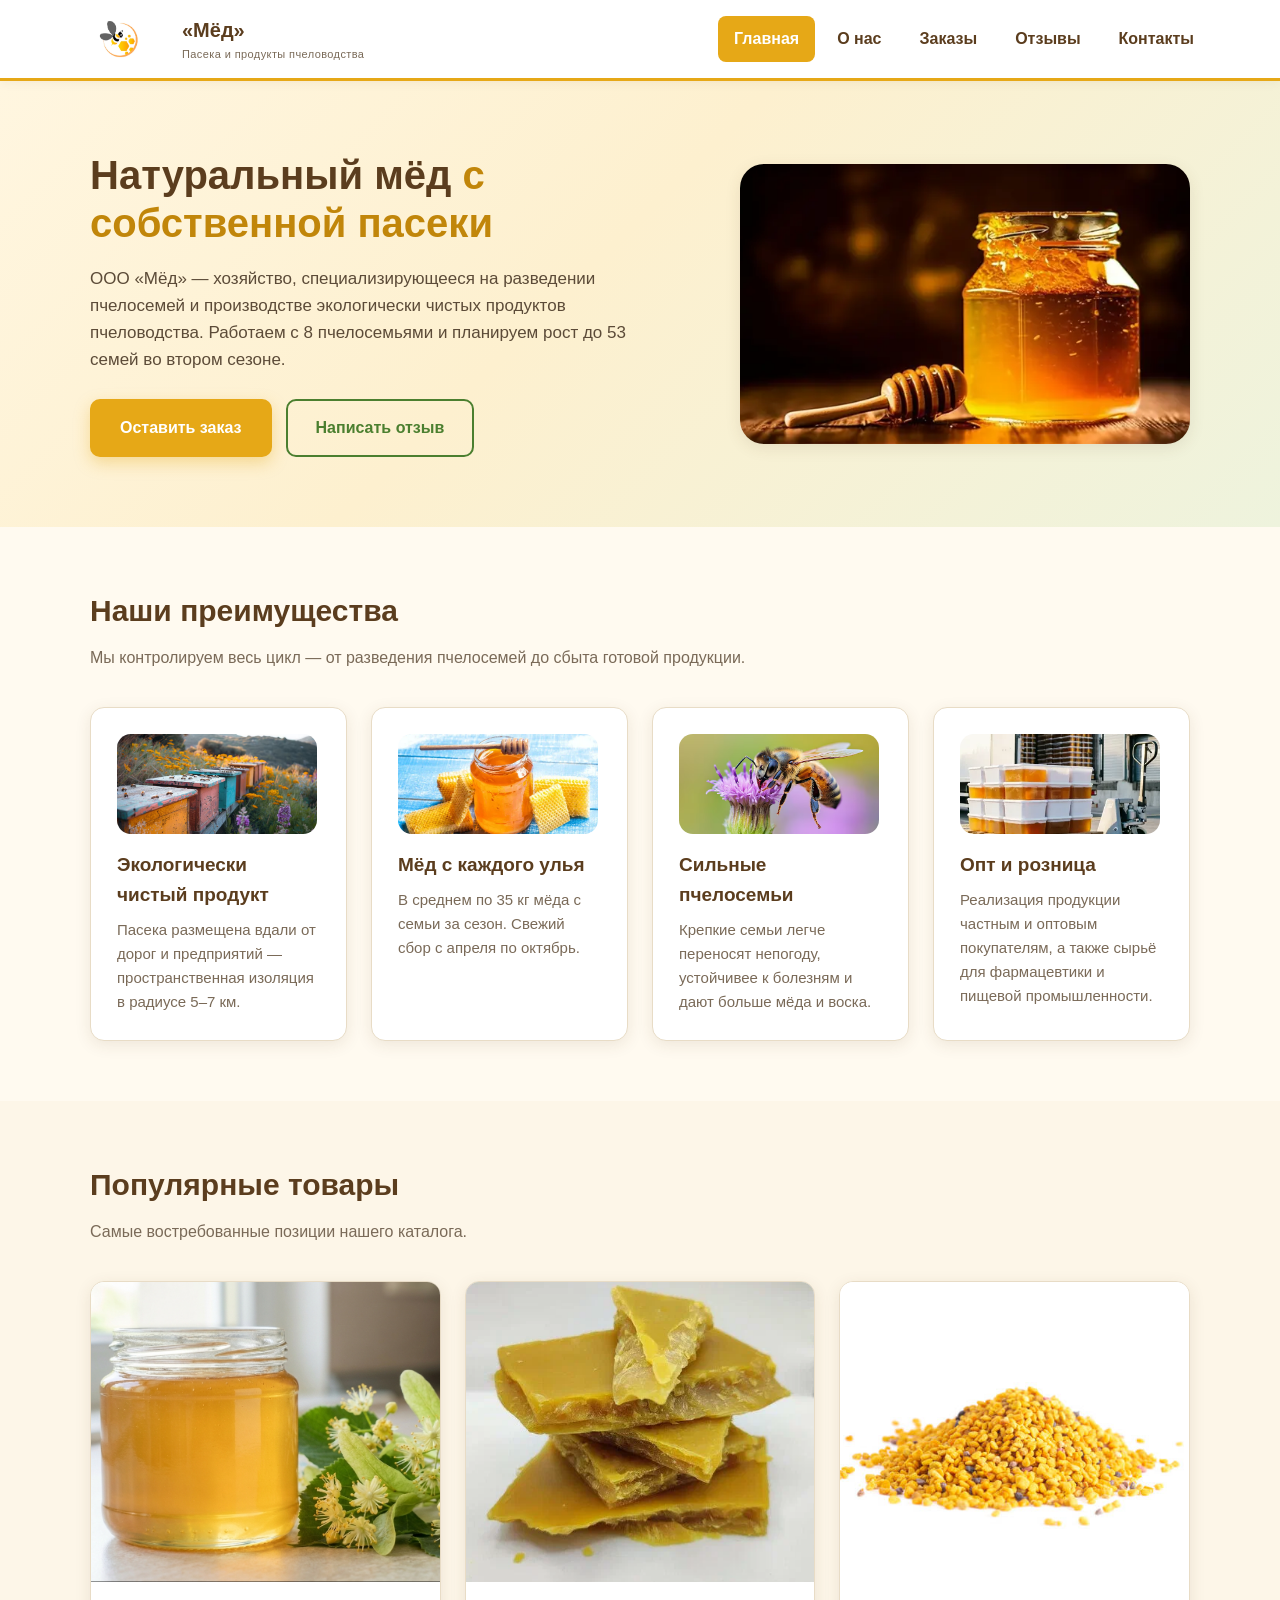
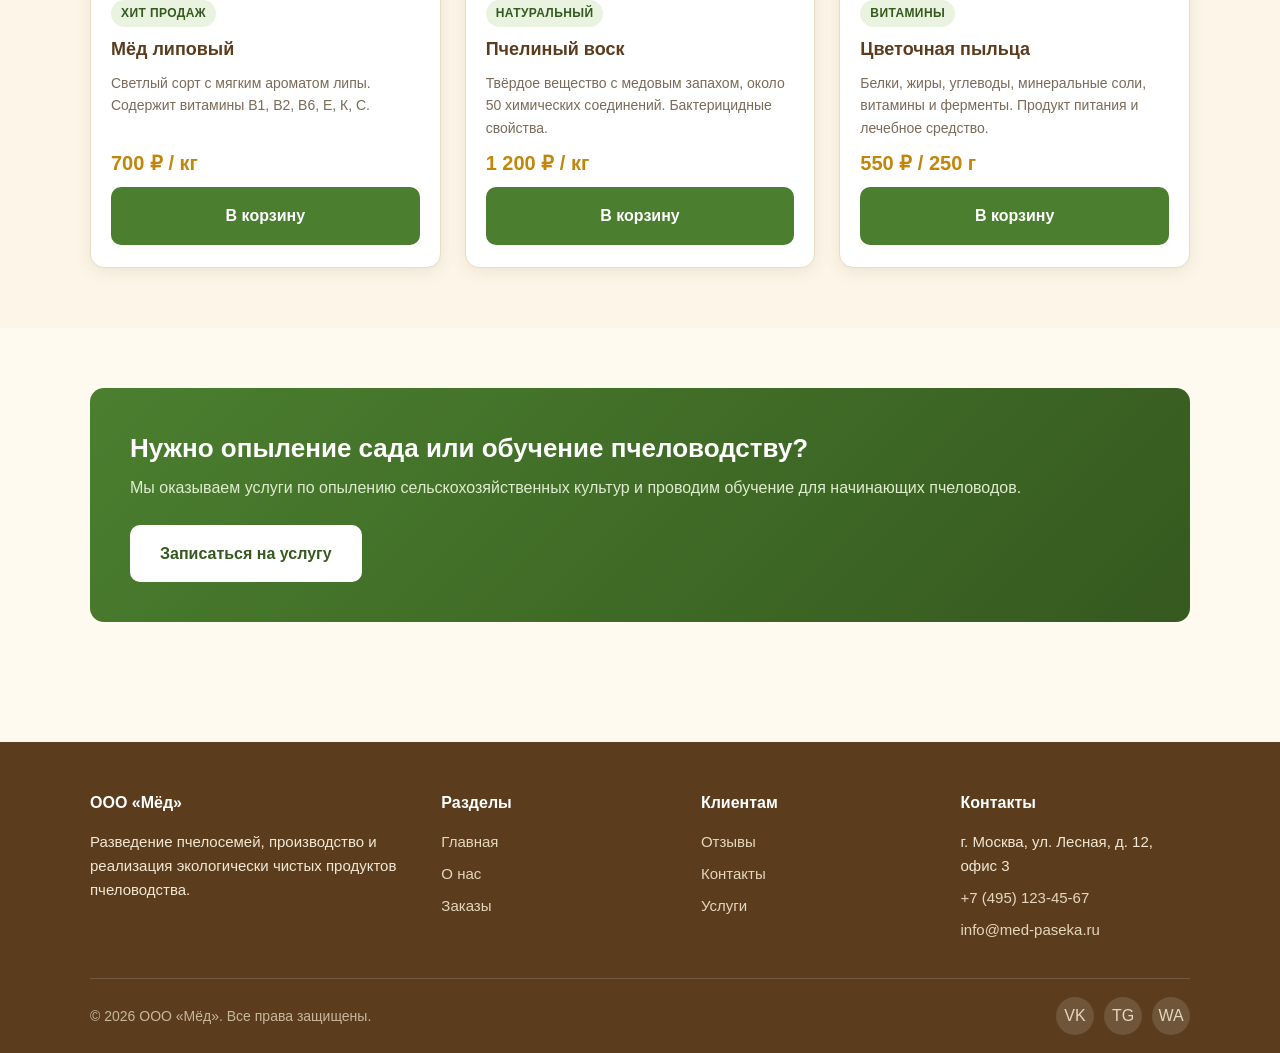
<file: index.html>
<!DOCTYPE html>
<html lang="ru">
<head>
  <meta charset="UTF-8">
  <meta name="viewport" content="width=device-width, initial-scale=1.0">
  <title>ООО «Мёд» — пасека и продукты пчеловодства</title>
  <meta name="description" content="Натуральный мёд, воск, прополис и цветочная пыльца от пасеки ООО «Мёд». Опыление садов, обучение пчеловодству.">
  <link rel="stylesheet" href="Style-css/Css.css">
</head>
<body>

<header class="site-header">
  <div class="container header-inner">
    <a href="index.html" class="logo">
      <img src="images/logo/Logo.jpg" alt="Логотип пасеки ООО «Мёд»" class="logo-icon">
      <span>«Мёд»<small>Пасека и продукты пчеловодства</small></span>
    </a>
    <nav class="main-nav">
      <ul>
        <li><a href="index.html" class="active">Главная</a></li>
        <li><a href="about.html">О нас</a></li>
        <li><a href="orders.html">Заказы</a></li>
        <li><a href="reviews.html">Отзывы</a></li>
        <li><a href="contacts.html">Контакты</a></li>
      </ul>
    </nav>
  </div>
</header>

<main>

  <section class="hero">
    <div class="container hero-inner">
      <div>
        <h1>Натуральный мёд <span>с собственной пасеки</span></h1>
        <p>
          ООО «Мёд» — хозяйство, специализирующееся на разведении пчелосемей
          и производстве экологически чистых продуктов пчеловодства.
          Работаем с 8 пчелосемьями и планируем рост до 53 семей во втором сезоне.
        </p>
        <div class="hero-actions">
          <a href="orders.html" class="btn btn-primary">Оставить заказ</a>
          <a href="reviews.html" class="btn btn-outline">Написать отзыв</a>
        </div>
      </div>
      <div class="hero-art">
        <img src="images/index/Banka-meda-1.jpg" alt="Пасека ООО «Мёд» и банка свежего мёда">
      </div>
    </div>
  </section>

  <section class="section">
    <div class="container">
      <h2 class="section-title">Наши преимущества</h2>
      <p class="section-sub">
        Мы контролируем весь цикл — от разведения пчелосемей до сбыта готовой продукции.
      </p>

      <div class="grid grid-4">
        <div class="card">
          <div class="feature-icon">
            <img src="images/index/Paseka-2.jpg" alt="Экологически чистый луг возле пасеки" loading="lazy">
          </div>
          <h3>Экологически чистый продукт</h3>
          <p>Пасека размещена вдали от дорог и предприятий — пространственная изоляция в радиусе 5–7 км.</p>
        </div>
        <div class="card">
          <div class="feature-icon">
            <img src="images/index/Tolko-sobrani-3.jpg" alt="Рамка с мёдом из улья" loading="lazy">
          </div>
          <h3>Мёд с каждого улья</h3>
          <p>В среднем по 35 кг мёда с семьи за сезон. Свежий сбор с апреля по октябрь.</p>
        </div>
        <div class="card">
          <div class="feature-icon">
            <img src="images/index/Pchela-4.jpg" alt="Сильная пчелиная семья на соте" loading="lazy">
          </div>
          <h3>Сильные пчелосемьи</h3>
          <p>Крепкие семьи легче переносят непогоду, устойчивее к болезням и дают больше мёда и воска.</p>
        </div>
        <div class="card">
          <div class="feature-icon">
            <img src="images/index/Razgrizka-5.jpg" alt="Упаковка и доставка продукции пасеки" loading="lazy">
          </div>
          <h3>Опт и розница</h3>
          <p>Реализация продукции частным и оптовым покупателям, а также сырьё для фармацевтики и пищевой промышленности.</p>
        </div>
      </div>
    </div>
  </section>

  <section class="section" style="background:#fdf6e8;">
    <div class="container">
      <h2 class="section-title">Популярные товары</h2>
      <p class="section-sub">Самые востребованные позиции нашего каталога.</p>

      <div class="grid grid-3">
        <article class="product">
          <div class="product-img">
            <img src="images/index/Med-lipovi-7.jpg" alt="Липовый мёд в банке" loading="lazy">
          </div>
          <div class="product-body">
            <span class="badge">Хит продаж</span>
            <h3>Мёд липовый</h3>
            <p>Светлый сорт с мягким ароматом липы. Содержит витамины В1, В2, В6, Е, К, С.</p>
            <div class="price">700 ₽ / кг</div>
            <a href="orders.html" class="btn btn-green btn-block">В корзину</a>
          </div>
        </article>

        <article class="product">
          <div class="product-img">
            <img src="images/index/Pchel-wosk-8.jpg" alt="Натуральный пчелиный воск" loading="lazy">
          </div>
          <div class="product-body">
            <span class="badge">Натуральный</span>
            <h3>Пчелиный воск</h3>
            <p>Твёрдое вещество с медовым запахом, около 50 химических соединений. Бактерицидные свойства.</p>
            <div class="price">1 200 ₽ / кг</div>
            <a href="orders.html" class="btn btn-green btn-block">В корзину</a>
          </div>
        </article>

        <article class="product">
          <div class="product-img">
            <img src="images/index/Cvetoh-pl-9.jpg" alt="Цветочная пыльца в упаковке" loading="lazy">
          </div>
          <div class="product-body">
            <span class="badge">Витамины</span>
            <h3>Цветочная пыльца</h3>
            <p>Белки, жиры, углеводы, минеральные соли, витамины и ферменты. Продукт питания и лечебное средство.</p>
            <div class="price">550 ₽ / 250 г</div>
            <a href="orders.html" class="btn btn-green btn-block">В корзину</a>
          </div>
        </article>
      </div>
    </div>
  </section>

  <section class="section">
    <div class="container">
      <div class="cta">
        <div>
          <h2>Нужно опыление сада или обучение пчеловодству?</h2>
          <p>Мы оказываем услуги по опылению сельскохозяйственных культур и проводим обучение для начинающих пчеловодов.</p>
        </div>
        <a href="orders.html" class="btn btn-light">Записаться на услугу</a>
      </div>
    </div>
  </section>

</main>

<footer class="site-footer">
  <div class="container">
    <div class="footer-grid">
      <div>
        <h4>ООО «Мёд»</h4>
        <p style="font-size:15px;">
          Разведение пчелосемей, производство и реализация экологически чистых
          продуктов пчеловодства.
        </p>
      </div>
      <div>
        <h4>Разделы</h4>
        <ul class="footer-links">
          <li><a href="index.html">Главная</a></li>
          <li><a href="about.html">О нас</a></li>
          <li><a href="orders.html">Заказы</a></li>
        </ul>
      </div>
      <div>
        <h4>Клиентам</h4>
        <ul class="footer-links">
          <li><a href="reviews.html">Отзывы</a></li>
          <li><a href="contacts.html">Контакты</a></li>
          <li><a href="orders.html">Услуги</a></li>
        </ul>
      </div>
      <div>
        <h4>Контакты</h4>
        <ul class="footer-links">
          <li>г. Москва, ул. Лесная, д. 12, офис 3</li>
          <li><a href="tel:+74951234567">+7 (495) 123-45-67</a></li>
          <li><a href="mailto:info@med-paseka.ru">info@med-paseka.ru</a></li>
        </ul>
      </div>
    </div>

    <div class="footer-bottom">
      <span>© 2026 ООО «Мёд». Все права защищены.</span>
      <div class="socials">
        <a href="#" title="ВКонтакте">VK</a>
        <a href="#" title="Telegram">TG</a>
        <a href="#" title="WhatsApp">WA</a>
      </div>
    </div>
  </div>
</footer>

</body>
</html>
</file>
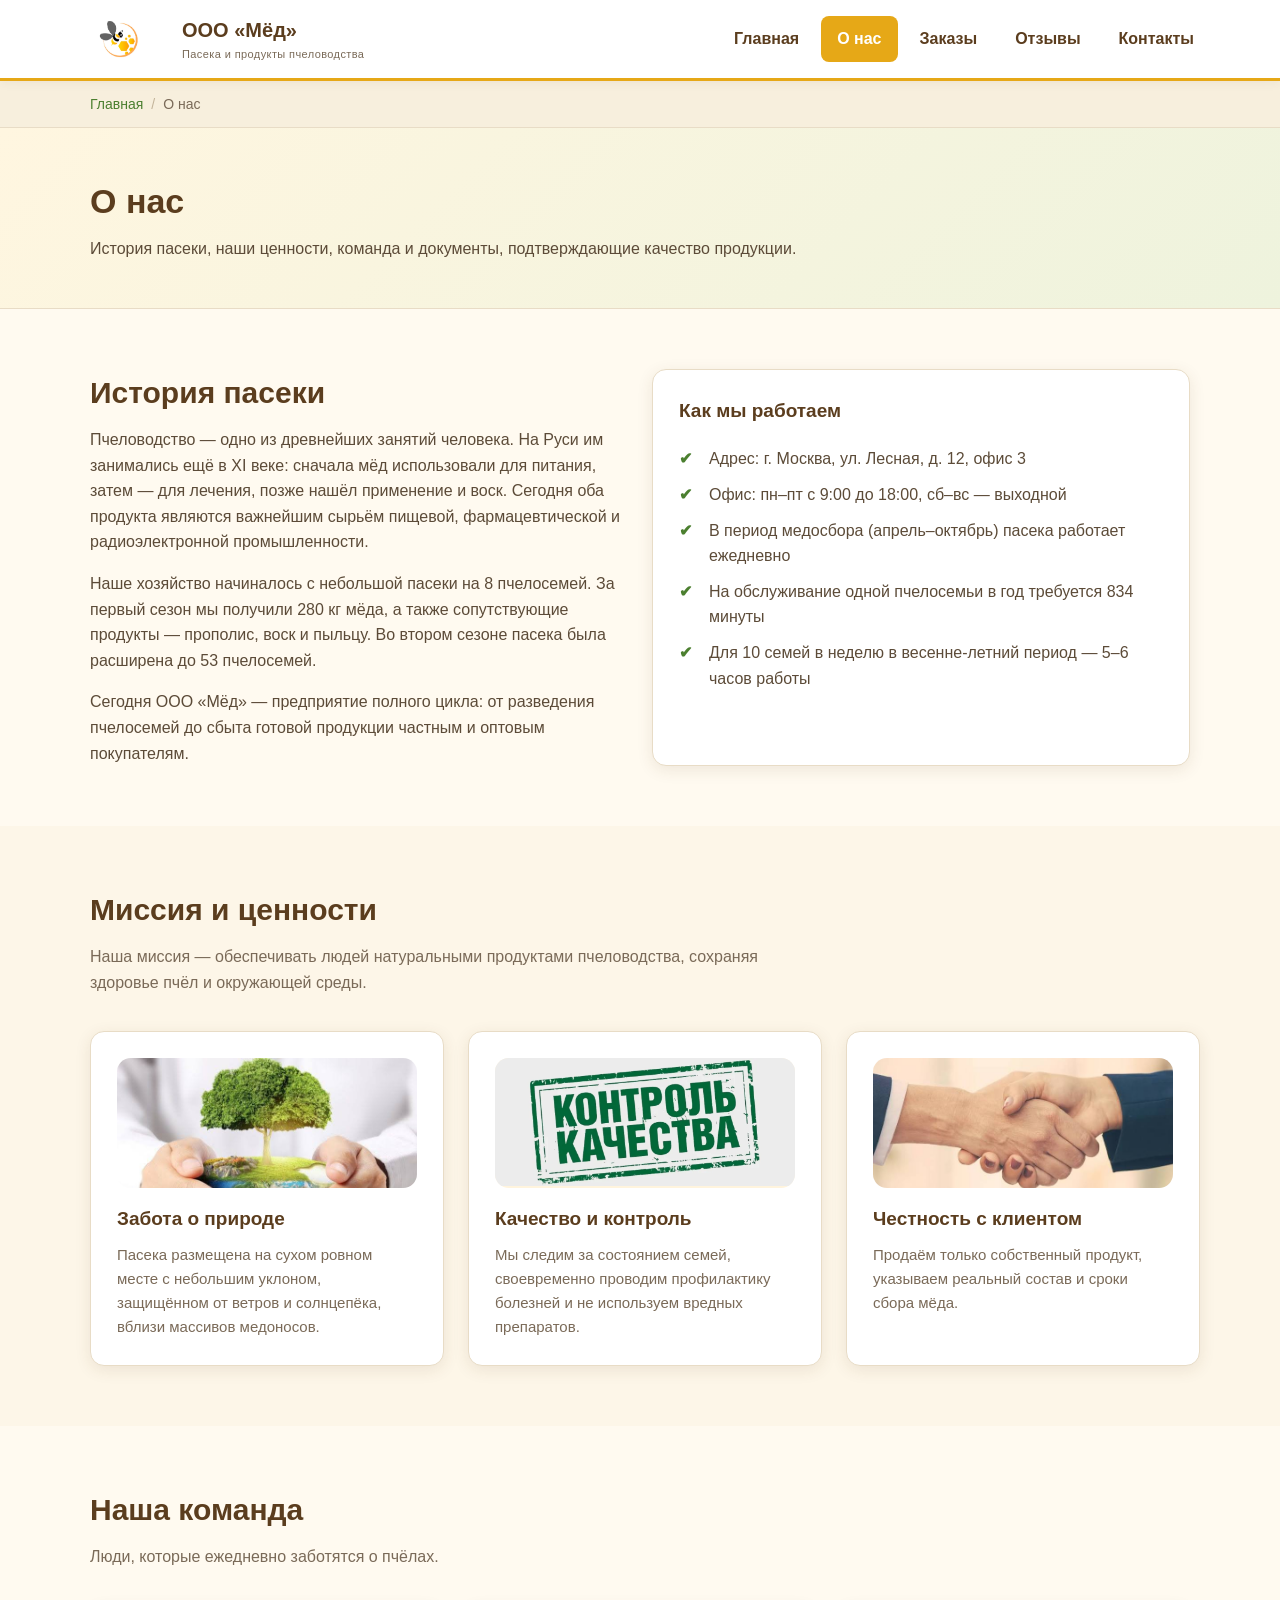
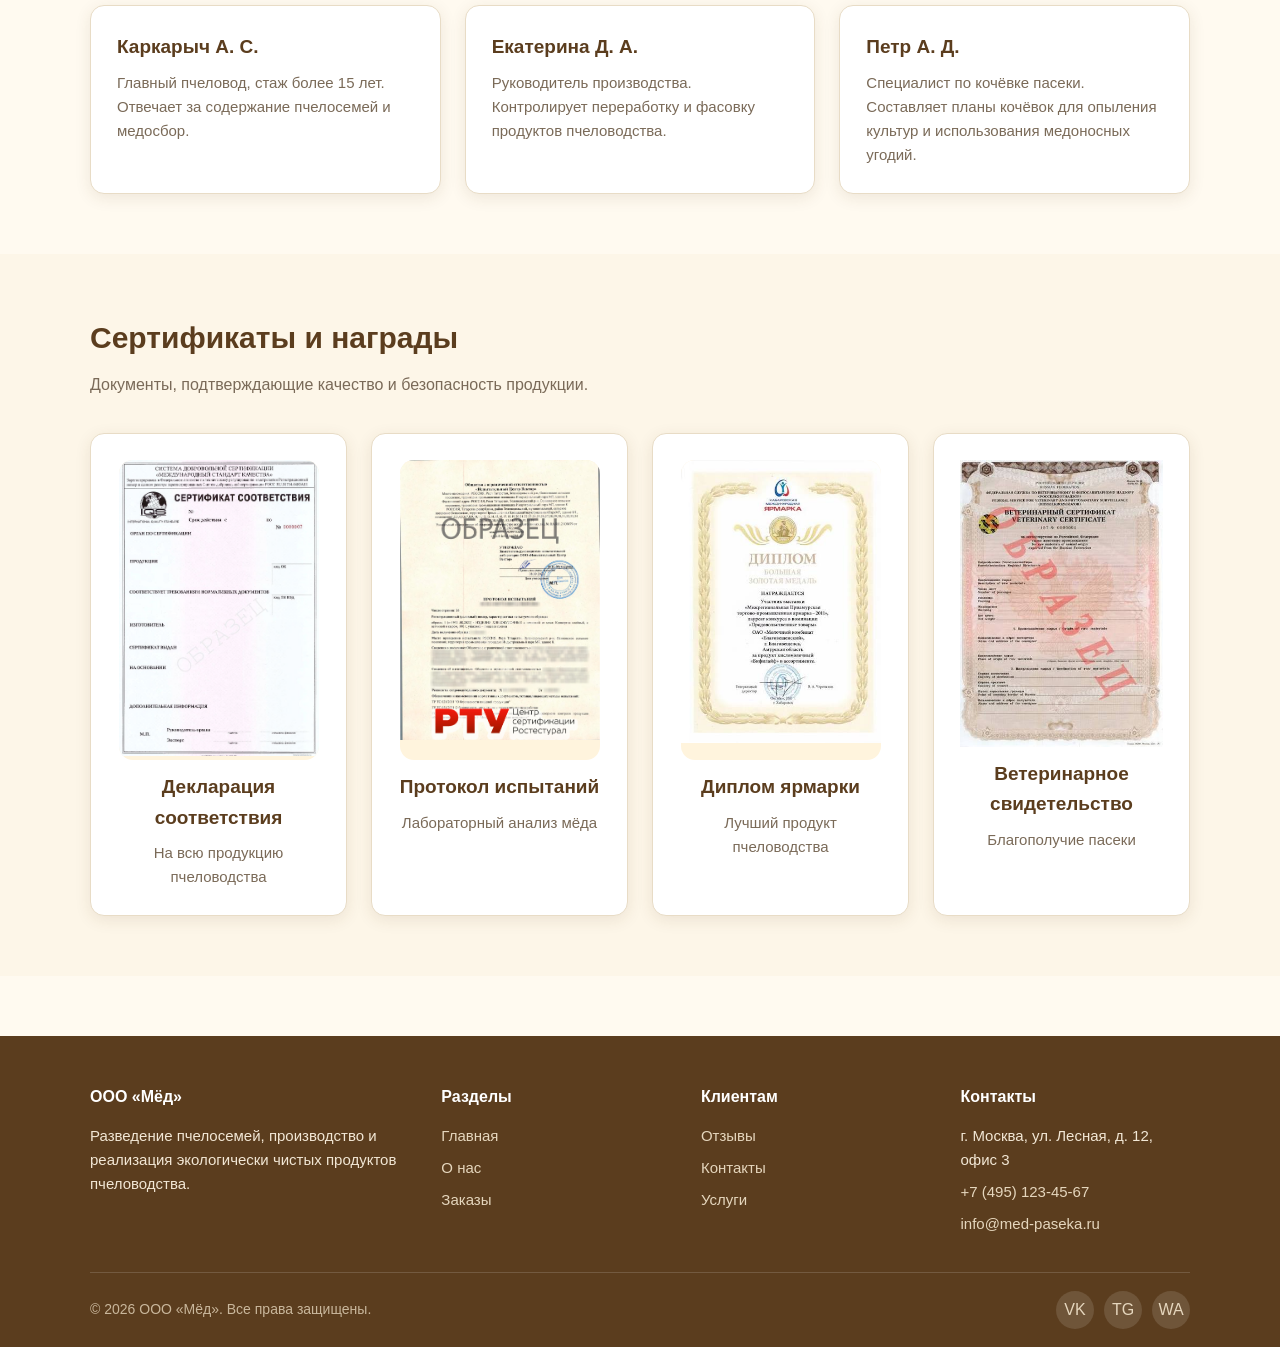
<file: about.html>
<!DOCTYPE html>
<html lang="ru">
<head>
  <meta charset="UTF-8">
  <meta name="viewport" content="width=device-width, initial-scale=1.0">
  <title>О нас — ООО «Мёд»</title>
  <link rel="stylesheet" href="Style-css/Css.css">
</head>
<body>

<header class="site-header">
  <div class="container header-inner">
    <a href="index.html" class="logo">
      <img src="images/logo/Logo.jpg" alt="Логотип ООО «Мёд»" class="logo-icon">
      <span>ООО «Мёд»<small>Пасека и продукты пчеловодства</small></span>
    </a>
    <nav class="main-nav">
      <ul>
        <li><a href="index.html">Главная</a></li>
        <li><a href="about.html" class="active">О нас</a></li>
        <li><a href="orders.html">Заказы</a></li>
        <li><a href="reviews.html">Отзывы</a></li>
        <li><a href="contacts.html">Контакты</a></li>
      </ul>
    </nav>
  </div>
</header>

<div class="breadcrumbs">
  <div class="container">
    <a href="index.html">Главная</a><span class="sep">/</span><span>О нас</span>
  </div>
</div>

<main>

  <section class="page-head">
    <div class="container">
      <h1>О нас</h1>
      <p>История пасеки, наши ценности, команда и документы, подтверждающие качество продукции.</p>
    </div>
  </section>

  <section class="section">
    <div class="container">
      <div class="grid grid-2">
        <div>
          <h2 class="section-title">История пасеки</h2>
          <p style="color:#5c4b38;margin-bottom:16px;">
            Пчеловодство — одно из древнейших занятий человека. На Руси им занимались
            ещё в XI веке: сначала мёд использовали для питания, затем — для лечения,
            позже нашёл применение и воск. Сегодня оба продукта являются важнейшим
            сырьём пищевой, фармацевтической и радиоэлектронной промышленности.
          </p>
          <p style="color:#5c4b38;margin-bottom:16px;">
            Наше хозяйство начиналось с небольшой пасеки на 8 пчелосемей.
            За первый сезон мы получили 280 кг мёда, а также сопутствующие продукты —
            прополис, воск и пыльцу. Во втором сезоне пасека была расширена до 53 пчелосемей.
          </p>
          <p style="color:#5c4b38;">
            Сегодня ООО «Мёд» — предприятие полного цикла: от разведения пчелосемей
            до сбыта готовой продукции частным и оптовым покупателям.
          </p>
        </div>

        <div class="card">
          <h3>Как мы работаем</h3>
          <ul class="list-check" style="margin-top:12px;">
            <li>Адрес: г. Москва, ул. Лесная, д. 12, офис 3</li>
            <li>Офис: пн–пт с 9:00 до 18:00, сб–вс — выходной</li>
            <li>В период медосбора (апрель–октябрь) пасека работает ежедневно</li>
            <li>На обслуживание одной пчелосемьи в год требуется 834 минуты</li>
            <li>Для 10 семей в неделю в весенне-летний период — 5–6 часов работы</li>
          </ul>
        </div>
      </div>
    </div>
  </section>

  <section class="section" style="background:#fdf6e8;">
    <div class="container">
      <h2 class="section-title">Миссия и ценности</h2>
      <p class="section-sub">
        Наша миссия — обеспечивать людей натуральными продуктами пчеловодства,
        сохраняя здоровье пчёл и окружающей среды.
      </p>

      <div class="grid grid-3">
        <div class="card">
          <div class="feature-icon-1">
            <img src="images/about/Zabota-1.jpg" alt="Забота о природе" loading="lazy">
          </div>
          <h3>Забота о природе</h3>
          <p>Пасека размещена на сухом ровном месте с небольшим уклоном, защищённом от ветров и солнцепёка, вблизи массивов медоносов.</p>
        </div>
        <div class="card">
          <div class="feature-icon-1">
            <img src="images/about/control_cachestva-2.jpg" alt="Качество и контроль" loading="lazy">
          </div>
          <h3>Качество и контроль</h3>
          <p>Мы следим за состоянием семей, своевременно проводим профилактику болезней и не используем вредных препаратов.</p>
        </div>
        <div class="card">
          <div class="feature-icon-1">
            <img src="images/about/hectnost-3.jpg" alt="Честность с клиентом" loading="lazy">
          </div>
          <h3>Честность с клиентом</h3>
          <p>Продаём только собственный продукт, указываем реальный состав и сроки сбора мёда.</p>
        </div>
      </div>
    </div>
  </section>

  <section class="section">
    <div class="container">
      <h2 class="section-title">Наша команда</h2>
      <p class="section-sub">Люди, которые ежедневно заботятся о пчёлах.</p>

      <div class="grid grid-3">
        <div class="card">
          <h3>Каркарыч А. С.</h3>
          <p>Главный пчеловод, стаж более 15 лет. Отвечает за содержание пчелосемей и медосбор.</p>
        </div>
        <div class="card">
          <h3>Екатерина Д. А.</h3>
          <p>Руководитель производства. Контролирует переработку и фасовку продуктов пчеловодства.</p>
        </div>
        <div class="card">
          <h3>Петр А. Д.</h3>
          <p>Специалист по кочёвке пасеки. Составляет планы кочёвок для опыления культур и использования медоносных угодий.</p>
        </div>
      </div>
    </div>
  </section>

  <section class="section" style="background:#fdf6e8;">
    <div class="container">
      <h2 class="section-title">Сертификаты и награды</h2>
      <p class="section-sub">Документы, подтверждающие качество и безопасность продукции.</p>

      <div class="grid grid-4">
        <div class="card text-center">
          <div class="feature-icon-2" style="margin:0 auto 12px;">
            <img src="images/about/Sertifikat-4.jpg" alt="Декларация соответствия" loading="lazy">
          </div>
          <h3>Декларация соответствия</h3>
          <p>На всю продукцию пчеловодства</p>
        </div>
        <div class="card text-center">
          <div class="feature-icon-2" style="margin:0 auto 12px;">
            <img src="images/about/Protokol-5.jpg" alt="Протокол испытаний" loading="lazy">
          </div>
          <h3>Протокол испытаний</h3>
          <p>Лабораторный анализ мёда</p>
        </div>
        <div class="card text-center">
          <div class="feature-icon-2" style="margin:0 auto 12px;">
            <img src="images/about/Diplom-6.jpg" alt="Диплом ярмарки" loading="lazy">
          </div>
          <h3>Диплом ярмарки</h3>
          <p>Лучший продукт пчеловодства</p>
        </div>
        <div class="card text-center">
          <div class="feature-ico-2" style="margin:0 auto 12px;">
            <img src="images/about/Vet-svi-7.jpg" alt="Ветеринарное свидетельство" loading="lazy">
          </div>
          <h3>Ветеринарное свидетельство</h3>
          <p>Благополучие пасеки</p>
        </div>
      </div>
    </div>
  </section>

</main>

<footer class="site-footer">
  <div class="container">
    <div class="footer-grid">
      <div>
        <h4>ООО «Мёд»</h4>
        <p style="font-size:15px;">Разведение пчелосемей, производство и реализация экологически чистых продуктов пчеловодства.</p>
      </div>
      <div>
        <h4>Разделы</h4>
        <ul class="footer-links">
          <li><a href="index.html">Главная</a></li>
          <li><a href="about.html">О нас</a></li>
          <li><a href="orders.html">Заказы</a></li>
        </ul>
      </div>
      <div>
        <h4>Клиентам</h4>
        <ul class="footer-links">
          <li><a href="reviews.html">Отзывы</a></li>
          <li><a href="contacts.html">Контакты</a></li>
          <li><a href="orders.html">Услуги</a></li>
        </ul>
      </div>
      <div>
        <h4>Контакты</h4>
        <ul class="footer-links">
          <li>г. Москва, ул. Лесная, д. 12, офис 3</li>
          <li><a href="tel:+74951234567">+7 (495) 123-45-67</a></li>
          <li><a href="mailto:info@med-paseka.ru">info@med-paseka.ru</a></li>
        </ul>
      </div>
    </div>
    <div class="footer-bottom">
      <span>© 2026 ООО «Мёд». Все права защищены.</span>
      <div class="socials">
        <a href="#" title="ВКонтакте">VK</a>
        <a href="#" title="Telegram">TG</a>
        <a href="#" title="WhatsApp">WA</a>
      </div>
    </div>
  </div>
</footer>

</body>
</html>
</file>
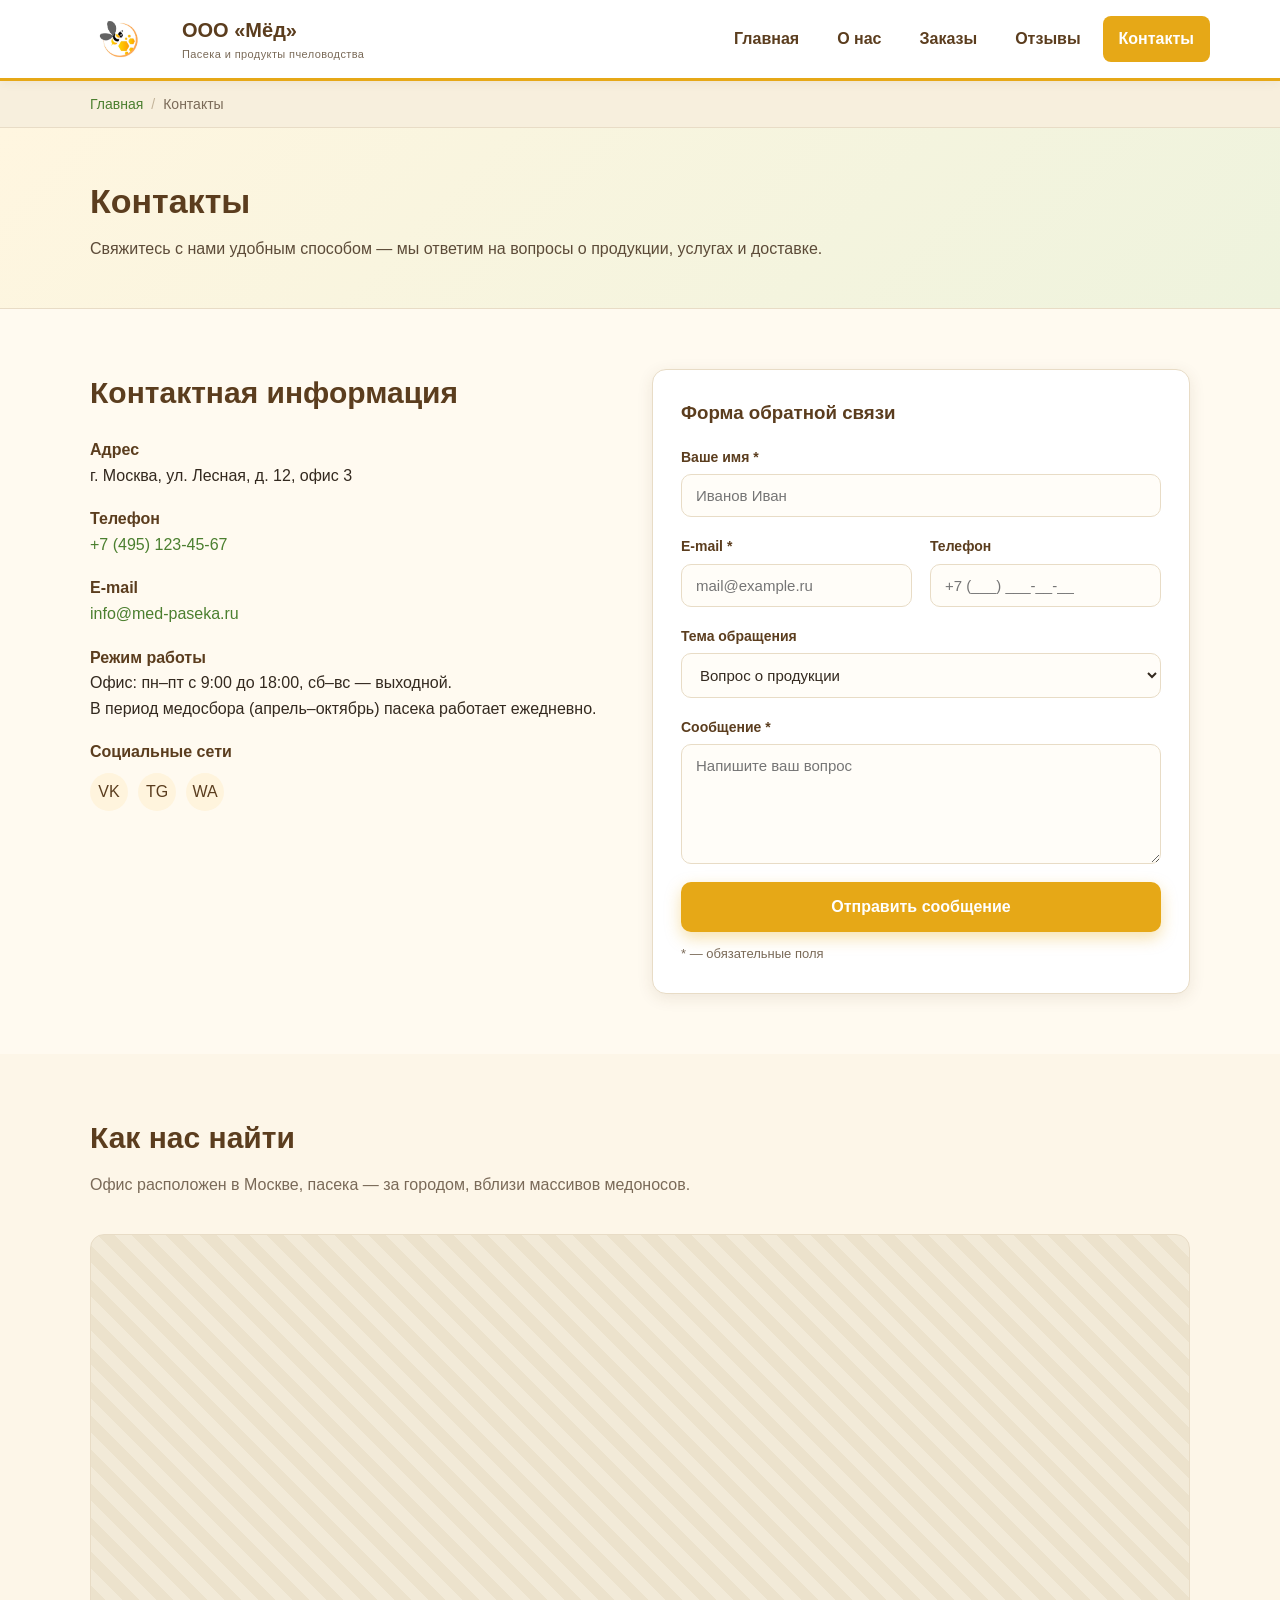
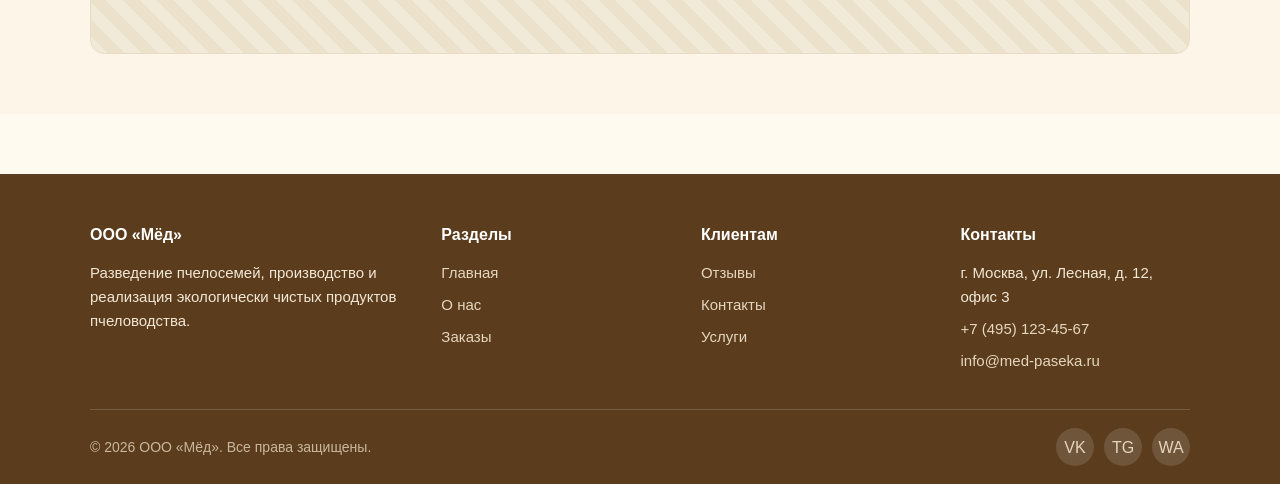
<file: contacts.html>
<!DOCTYPE html>
<html lang="ru">
<head>
  <meta charset="UTF-8">
  <meta name="viewport" content="width=device-width, initial-scale=1.0">
  <title>Контакты — ООО «Мёд»</title>
  <link rel="stylesheet" href="Style-css/Css.css">
</head>
<body>

<header class="site-header">
  <div class="container header-inner">
    <a href="index.html" class="logo">
      <img src="images/logo/Logo.jpg" alt="Логотип ООО «Мёд»" class="logo-icon">
      <span>ООО «Мёд»<small>Пасека и продукты пчеловодства</small></span>
    </a>
    <nav class="main-nav">
      <ul>
        <li><a href="index.html">Главная</a></li>
        <li><a href="about.html">О нас</a></li>
        <li><a href="orders.html">Заказы</a></li>
        <li><a href="reviews.html">Отзывы</a></li>
        <li><a href="contacts.html" class="active">Контакты</a></li>
      </ul>
    </nav>
  </div>
</header>

<div class="breadcrumbs">
  <div class="container">
    <a href="index.html">Главная</a><span class="sep">/</span><span>Контакты</span>
  </div>
</div>

<main>

  <section class="page-head">
    <div class="container">
      <h1>Контакты</h1>
      <p>Свяжитесь с нами удобным способом — мы ответим на вопросы о продукции, услугах и доставке.</p>
    </div>
  </section>

  <section class="section">
    <div class="container">
      <div class="grid grid-2">

        <div>
          <h2 class="section-title">Контактная информация</h2>

          <ul class="contact-list" style="margin-top:20px;">
            <li>
              <div>
                <strong>Адрес</strong>
                г. Москва, ул. Лесная, д. 12, офис 3
              </div>
            </li>
            <li>
              <div>
                <strong>Телефон</strong>
                <a href="tel:+74951234567">+7 (495) 123-45-67</a>
              </div>
            </li>
            <li>
              <div>
                <strong>E-mail</strong>
                <a href="mailto:info@med-paseka.ru">info@med-paseka.ru</a>
              </div>
            </li>
            <li>
              <div>
                <strong>Режим работы</strong>
                Офис: пн–пт с 9:00 до 18:00, сб–вс — выходной.<br>
                В период медосбора (апрель–октябрь) пасека работает ежедневно.
              </div>
            </li>
            <li>
              <div>
                <strong>Социальные сети</strong>
                <div class="socials" style="margin-top:8px;">
                  <a href="#" style="background:#fff4dd;color:var(--brown);" title="ВКонтакте">VK</a>
                  <a href="#" style="background:#fff4dd;color:var(--brown);" title="Telegram">TG</a>
                  <a href="#" style="background:#fff4dd;color:var(--brown);" title="WhatsApp">WA</a>
                </div>
              </div>
            </li>
          </ul>
        </div>

        <div class="form-card">
          <h3 style="color:var(--brown);margin-bottom:18px;">Форма обратной связи</h3>
          <form action="#" method="post">
            <div class="field">
              <label for="c-name">Ваше имя *</label>
              <input type="text" id="c-name" name="name" required placeholder="Иванов Иван">
            </div>
            <div class="form-row">
              <div class="field">
                <label for="c-email">E-mail *</label>
                <input type="email" id="c-email" name="email" required placeholder="mail@example.ru">
              </div>
              <div class="field">
                <label for="c-phone">Телефон</label>
                <input type="tel" id="c-phone" name="phone" placeholder="+7 (___) ___-__-__">
              </div>
            </div>
            <div class="field">
              <label for="c-theme">Тема обращения</label>
              <select id="c-theme" name="theme">
                <option>Вопрос о продукции</option>
                <option>Заказ и доставка</option>
                <option>Услуги пасеки</option>
                <option>Оптовое сотрудничество</option>
                <option>Другое</option>
              </select>
            </div>
            <div class="field">
              <label for="c-message">Сообщение *</label>
              <textarea id="c-message" name="message" required placeholder="Напишите ваш вопрос"></textarea>
            </div>
            <button type="submit" class="btn btn-primary btn-block">Отправить сообщение</button>
            <p class="hint" style="margin-top:12px;">* — обязательные поля</p>
          </form>
        </div>

      </div>
    </div>
  </section>

  <section class="section" style="background:#fdf6e8;">
    <div class="container">
      <h2 class="section-title">Как нас найти</h2>
      <p class="section-sub">Офис расположен в Москве, пасека — за городом, вблизи массивов медоносов.</p>

      <div class="map">
        
        <iframe src="https://yandex.ru/map-widget/v1/?ll=37.6,55.7&z=14" allowfullscreen></iframe>
       
        <div>
      </div>
    </div>
  </section>
</main>
<footer class="site-footer">
  <div class="container">
    <div class="footer-grid">
      <div>
        <h4>ООО «Мёд»</h4>
        <p style="font-size:15px;">Разведение пчелосемей, производство и реализация экологически чистых продуктов пчеловодства.</p>
      </div>
      <div>
        <h4>Разделы</h4>
        <ul class="footer-links">
          <li><a href="index.html">Главная</a></li>
          <li><a href="about.html">О нас</a></li>
          <li><a href="orders.html">Заказы</a></li>
        </ul>
      </div>
      <div>
        <h4>Клиентам</h4>
        <ul class="footer-links">
          <li><a href="reviews.html">Отзывы</a></li>
          <li><a href="contacts.html">Контакты</a></li>
          <li><a href="orders.html">Услуги</a></li>
        </ul>
      </div>
      <div>
        <h4>Контакты</h4>
        <ul class="footer-links">
          <li>г. Москва, ул. Лесная, д. 12, офис 3</li>
          <li><a href="tel:+74951234567">+7 (495) 123-45-67</a></li>
          <li><a href="mailto:info@med-paseka.ru">info@med-paseka.ru</a></li>
        </ul>
      </div>
    </div>
    <div class="footer-bottom">
      <span>© 2026 ООО «Мёд». Все права защищены.</span>
      <div class="socials">
        <a href="#" title="ВКонтакте">VK</a>
        <a href="#" title="Telegram">TG</a>
        <a href="#" title="WhatsApp">WA</a>
      </div>
    </div>
  </div>
</footer>

</body>
</html>
</file>
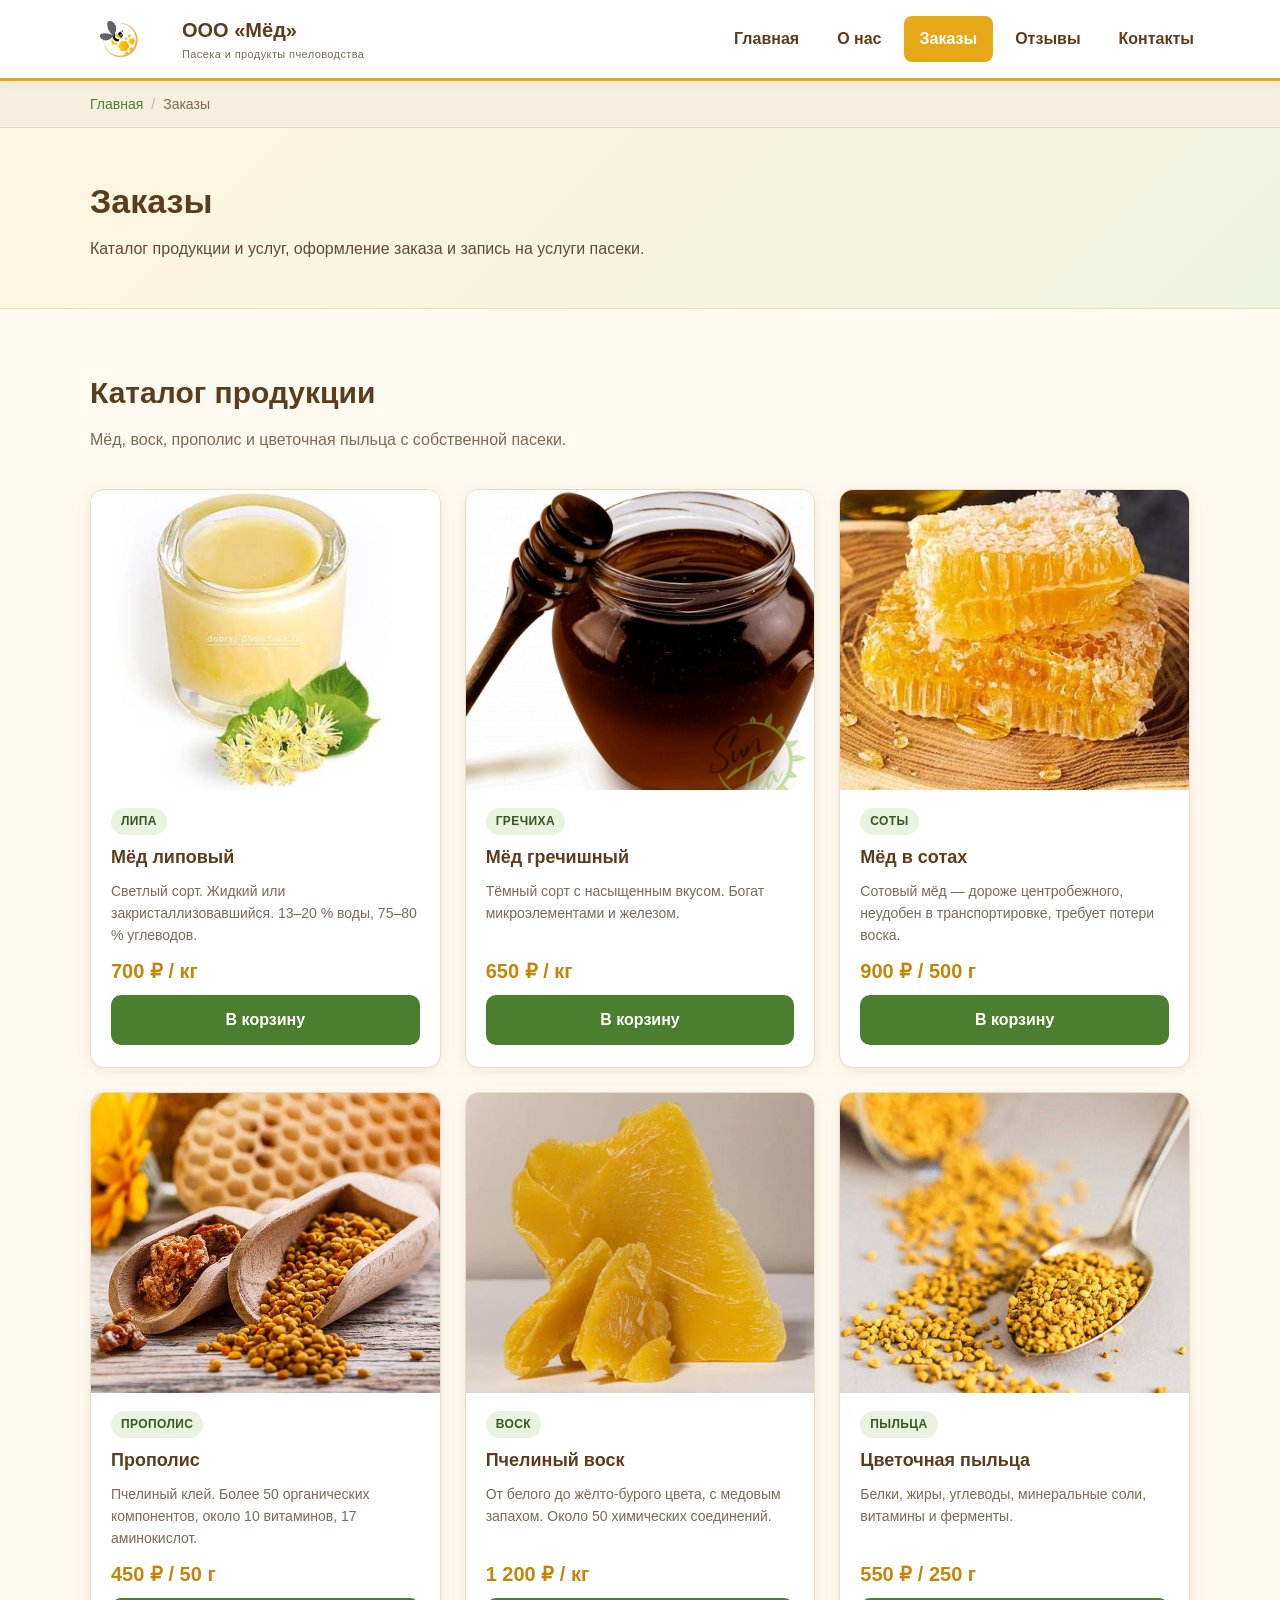
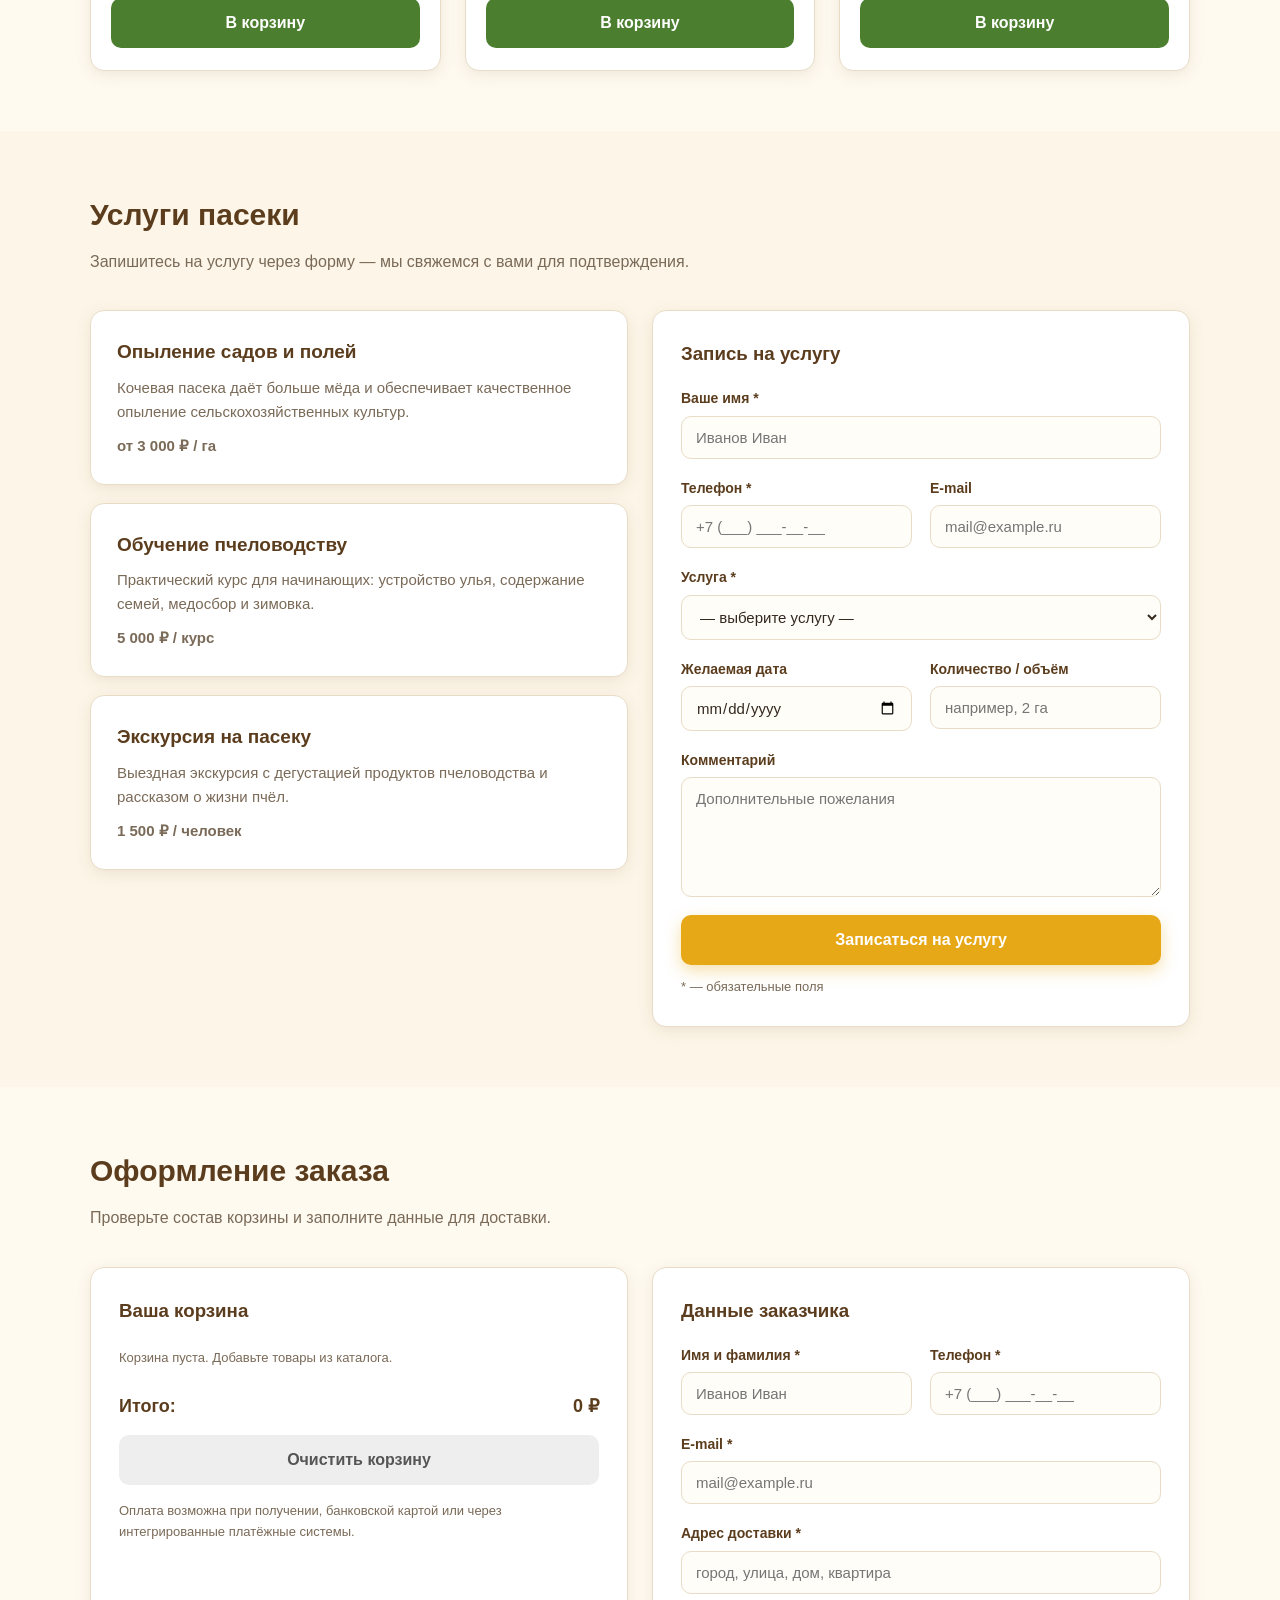
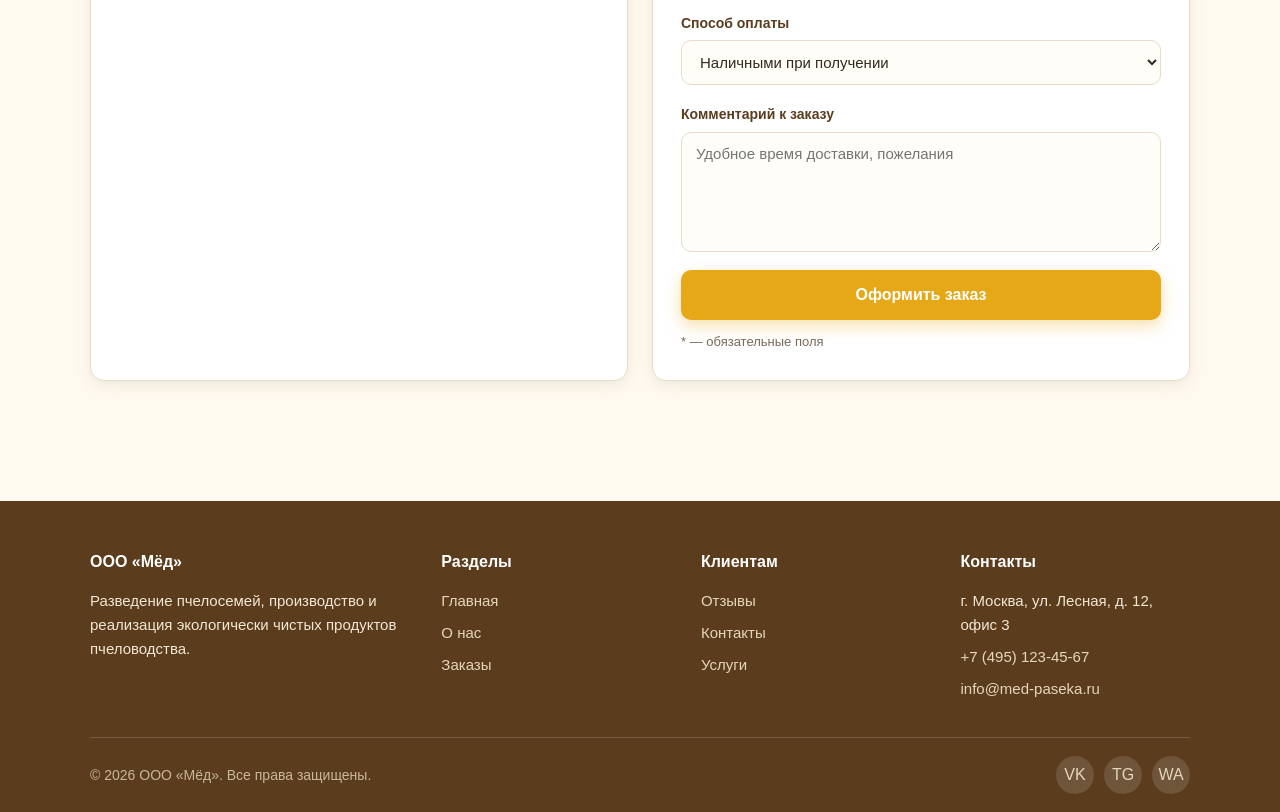
<file: orders.html>
<!DOCTYPE html>
<html lang="ru">
<head>
  <meta charset="UTF-8">
  <meta name="viewport" content="width=device-width, initial-scale=1.0">
  <title>Заказы — ООО «Мёд»</title>
  <link rel="stylesheet" href="Style-css/Css.css">
</head>
<body>

<header class="site-header">
  <div class="container header-inner">
    <a href="index.html" class="logo">
      <img src="images/logo/Logo.jpg" alt="Логотип ООО «Мёд»" class="logo-icon">
      <span>ООО «Мёд»<small>Пасека и продукты пчеловодства</small></span>
    </a>
    <nav class="main-nav">
      <ul>
        <li><a href="index.html">Главная</a></li>
        <li><a href="about.html">О нас</a></li>
        <li><a href="orders.html" class="active">Заказы</a></li>
        <li><a href="reviews.html">Отзывы</a></li>
        <li><a href="contacts.html">Контакты</a></li>
      </ul>
    </nav>
  </div>
</header>

<div class="breadcrumbs">
  <div class="container">
    <a href="index.html">Главная</a><span class="sep">/</span><span>Заказы</span>
  </div>
</div>

<main>

  <section class="page-head">
    <div class="container">
      <h1>Заказы</h1>
      <p>Каталог продукции и услуг, оформление заказа и запись на услуги пасеки.</p>
    </div>
  </section>

  <section class="section">
    <div class="container">
      <h2 class="section-title">Каталог продукции</h2>
      <p class="section-sub">Мёд, воск, прополис и цветочная пыльца с собственной пасеки.</p>

      <div class="grid grid-3">

        <article class="product" data-id="lipa" data-name="Мёд липовый" data-price="700" data-unit="1 кг">
          <div class="product-img">
            <img src="images/orders/Lipovi-1.jpg" alt="Липовый мёд" loading="lazy">
          </div>
          <div class="product-body">
            <span class="badge">Липа</span>
            <h3>Мёд липовый</h3>
            <p>Светлый сорт. Жидкий или закристаллизовавшийся. 13–20 % воды, 75–80 % углеводов.</p>
            <div class="price">700 ₽ / кг</div>
            <button type="button" class="btn btn-green btn-block add-to-cart">В корзину</button>
          </div>
        </article>

        <article class="product" data-id="grechiha" data-name="Мёд гречишный" data-price="650" data-unit="1 кг">
          <div class="product-img">
            <img src="images/orders/Grechnivi-2.jpg" alt="Гречишный мёд" loading="lazy">
          </div>
          <div class="product-body">
            <span class="badge">Гречиха</span>
            <h3>Мёд гречишный</h3>
            <p>Тёмный сорт с насыщенным вкусом. Богат микроэлементами и железом.</p>
            <div class="price">650 ₽ / кг</div>
            <button type="button" class="btn btn-green btn-block add-to-cart">В корзину</button>
          </div>
        </article>

        <article class="product" data-id="soty" data-name="Мёд в сотах" data-price="900" data-unit="500 г">
          <div class="product-img">
            <img src="images/orders/Med-sotah-3.jpg" alt="Мёд в сотах" loading="lazy">
          </div>
          <div class="product-body">
            <span class="badge">Соты</span>
            <h3>Мёд в сотах</h3>
            <p>Сотовый мёд — дороже центробежного, неудобен в транспортировке, требует потери воска.</p>
            <div class="price">900 ₽ / 500 г</div>
            <button type="button" class="btn btn-green btn-block add-to-cart">В корзину</button>
          </div>
        </article>

        <article class="product" data-id="propolis" data-name="Прополис" data-price="450" data-unit="50 г">
          <div class="product-img">
            <img src="images/orders/Propolis-4.jpg" alt="Прополис" loading="lazy">
          </div>
          <div class="product-body">
            <span class="badge">Прополис</span>
            <h3>Прополис</h3>
            <p>Пчелиный клей. Более 50 органических компонентов, около 10 витаминов, 17 аминокислот.</p>
            <div class="price">450 ₽ / 50 г</div>
            <button type="button" class="btn btn-green btn-block add-to-cart">В корзину</button>
          </div>
        </article>

        <article class="product" data-id="vosk" data-name="Пчелиный воск" data-price="1200" data-unit="1 кг">
          <div class="product-img">
            <img src="images/orders/Vosk-5.jpg" alt="Пчелиный воск" loading="lazy">
          </div>
          <div class="product-body">
            <span class="badge">Воск</span>
            <h3>Пчелиный воск</h3>
            <p>От белого до жёлто-бурого цвета, с медовым запахом. Около 50 химических соединений.</p>
            <div class="price">1 200 ₽ / кг</div>
            <button type="button" class="btn btn-green btn-block add-to-cart">В корзину</button>
          </div>
        </article>

        <article class="product" data-id="pylca" data-name="Цветочная пыльца" data-price="550" data-unit="250 г">
          <div class="product-img">
            <img src="images/orders/Pilcza-6.jpg" alt="Цветочная пыльца" loading="lazy">
          </div>
          <div class="product-body">
            <span class="badge">Пыльца</span>
            <h3>Цветочная пыльца</h3>
            <p>Белки, жиры, углеводы, минеральные соли, витамины и ферменты.</p>
            <div class="price">550 ₽ / 250 г</div>
            <button type="button" class="btn btn-green btn-block add-to-cart">В корзину</button>
          </div>
        </article>

      </div>
    </div>
  </section>

  <section class="section" style="background:#fdf6e8;">
    <div class="container">
      <h2 class="section-title">Услуги пасеки</h2>
      <p class="section-sub">Запишитесь на услугу через форму — мы свяжемся с вами для подтверждения.</p>

      <div class="grid grid-2">

        <div class="grid" style="gap:18px;align-content:start;">
          <div class="card">
            <h3>Опыление садов и полей</h3>
            <p>Кочевая пасека даёт больше мёда и обеспечивает качественное опыление сельскохозяйственных культур.</p>
            <p class="price" style="margin-top:10px;">от 3 000 ₽ / га</p>
          </div>

          <div class="card">
            <h3>Обучение пчеловодству</h3>
            <p>Практический курс для начинающих: устройство улья, содержание семей, медосбор и зимовка.</p>
            <p class="price" style="margin-top:10px;">5 000 ₽ / курс</p>
          </div>

          <div class="card">
            <h3>Экскурсия на пасеку</h3>
            <p>Выездная экскурсия с дегустацией продуктов пчеловодства и рассказом о жизни пчёл.</p>
            <p class="price" style="margin-top:10px;">1 500 ₽ / человек</p>
          </div>
        </div>

        <div class="form-card" id="service-form">
          <h3 style="color:var(--brown);margin-bottom:18px;">Запись на услугу</h3>
          <form action="#" method="post">
            <div class="field">
              <label for="s-name">Ваше имя *</label>
              <input type="text" id="s-name" name="name" placeholder="Иванов Иван" required>
            </div>
            <div class="form-row">
              <div class="field">
                <label for="s-phone">Телефон *</label>
                <input type="tel" id="s-phone" name="phone" placeholder="+7 (___) ___-__-__" required>
              </div>
              <div class="field">
                <label for="s-email">E-mail</label>
                <input type="email" id="s-email" name="email" placeholder="mail@example.ru">
              </div>
            </div>
            <div class="field">
              <label for="s-service">Услуга *</label>
              <select id="s-service" name="service" required>
                <option value="">— выберите услугу —</option>
                <option>Опыление садов и полей</option>
                <option>Обучение пчеловодству</option>
                <option>Экскурсия на пасеку</option>
                <option>Продажа пчелопакетов</option>
              </select>
            </div>
            <div class="form-row">
              <div class="field">
                <label for="s-date">Желаемая дата</label>
                <input type="date" id="s-date" name="date">
              </div>
              <div class="field">
                <label for="s-count">Количество / объём</label>
                <input type="text" id="s-count" name="count" placeholder="например, 2 га">
              </div>
            </div>
            <div class="field">
              <label for="s-comment">Комментарий</label>
              <textarea id="s-comment" name="comment" placeholder="Дополнительные пожелания"></textarea>
            </div>
            <button type="submit" class="btn btn-primary btn-block">Записаться на услугу</button>
            <p class="hint" style="margin-top:12px;">* — обязательные поля</p>
          </form>
        </div>

      </div>
    </div>
  </section>

  <section class="section" id="order-form">
    <div class="container">
      <h2 class="section-title">Оформление заказа</h2>
      <p class="section-sub">Проверьте состав корзины и заполните данные для доставки.</p>

      <div class="grid grid-2">

        <div class="form-card">
          <h3 style="color:var(--brown);margin-bottom:12px;">Ваша корзина</h3>

          <div id="cart-items"></div>

          <div class="cart-total">
            <span>Итого:</span>
            <span id="cart-total">0 ₽</span>
          </div>

          <button type="button" id="clear-cart"
                  class="btn btn-block"
                  style="margin-top:14px;background:#eee;color:#555;">
            Очистить корзину
          </button>

          <p class="hint" style="margin-top:16px;">
            Оплата возможна при получении, банковской картой или через
            интегрированные платёжные системы.
          </p>
        </div>

        <div class="form-card">
          <h3 style="color:var(--brown);margin-bottom:18px;">Данные заказчика</h3>
          <form action="#" method="post" id="checkout-form">
            <div class="form-row">
              <div class="field">
                <label for="o-name">Имя и фамилия *</label>
                <input type="text" id="o-name" name="name" required placeholder="Иванов Иван">
              </div>
              <div class="field">
                <label for="o-phone">Телефон *</label>
                <input type="tel" id="o-phone" name="phone" required placeholder="+7 (___) ___-__-__">
              </div>
            </div>
            <div class="field">
              <label for="o-email">E-mail *</label>
              <input type="email" id="o-email" name="email" required placeholder="mail@example.ru">
            </div>
            <div class="field">
              <label for="o-address">Адрес доставки *</label>
              <input type="text" id="o-address" name="address" required placeholder="город, улица, дом, квартира">
            </div>
            <div class="field">
              <label for="o-pay">Способ оплаты</label>
              <select id="o-pay" name="pay">
                <option>Наличными при получении</option>
                <option>Банковской картой курьеру</option>
                <option>Онлайн-оплата</option>
                <option>Безналичный расчёт (для опта)</option>
              </select>
            </div>
            <div class="field">
              <label for="o-comment">Комментарий к заказу</label>
              <textarea id="o-comment" name="comment" placeholder="Удобное время доставки, пожелания"></textarea>
            </div>
            <button type="submit" class="btn btn-primary btn-block">Оформить заказ</button>
            <p class="hint" style="margin-top:12px;">* — обязательные поля</p>
          </form>
        </div>

      </div>
    </div>
  </section>

</main>

<footer class="site-footer">
  <div class="container">
    <div class="footer-grid">
      <div>
        <h4>ООО «Мёд»</h4>
        <p style="font-size:15px;">Разведение пчелосемей, производство и реализация экологически чистых продуктов пчеловодства.</p>
      </div>
      <div>
        <h4>Разделы</h4>
        <ul class="footer-links">
          <li><a href="index.html">Главная</a></li>
          <li><a href="about.html">О нас</a></li>
          <li><a href="orders.html">Заказы</a></li>
        </ul>
      </div>
      <div>
        <h4>Клиентам</h4>
        <ul class="footer-links">
          <li><a href="reviews.html">Отзывы</a></li>
          <li><a href="contacts.html">Контакты</a></li>
          <li><a href="orders.html">Услуги</a></li>
        </ul>
      </div>
      <div>
        <h4>Контакты</h4>
        <ul class="footer-links">
          <li>г. Москва, ул. Лесная, д. 12, офис 3</li>
          <li><a href="tel:+74951234567">+7 (495) 123-45-67</a></li>
          <li><a href="mailto:info@med-paseka.ru">info@med-paseka.ru</a></li>
        </ul>
      </div>
    </div>
    <div class="footer-bottom">
      <span>© 2026 ООО «Мёд». Все права защищены.</span>
      <div class="socials">
        <a href="#" title="ВКонтакте">VK</a>
        <a href="#" title="Telegram">TG</a>
        <a href="#" title="WhatsApp">WA</a>
      </div>
    </div>
  </div>
</footer>

<script src="js/cart.js" defer></script>
</body>
</html>
</file>
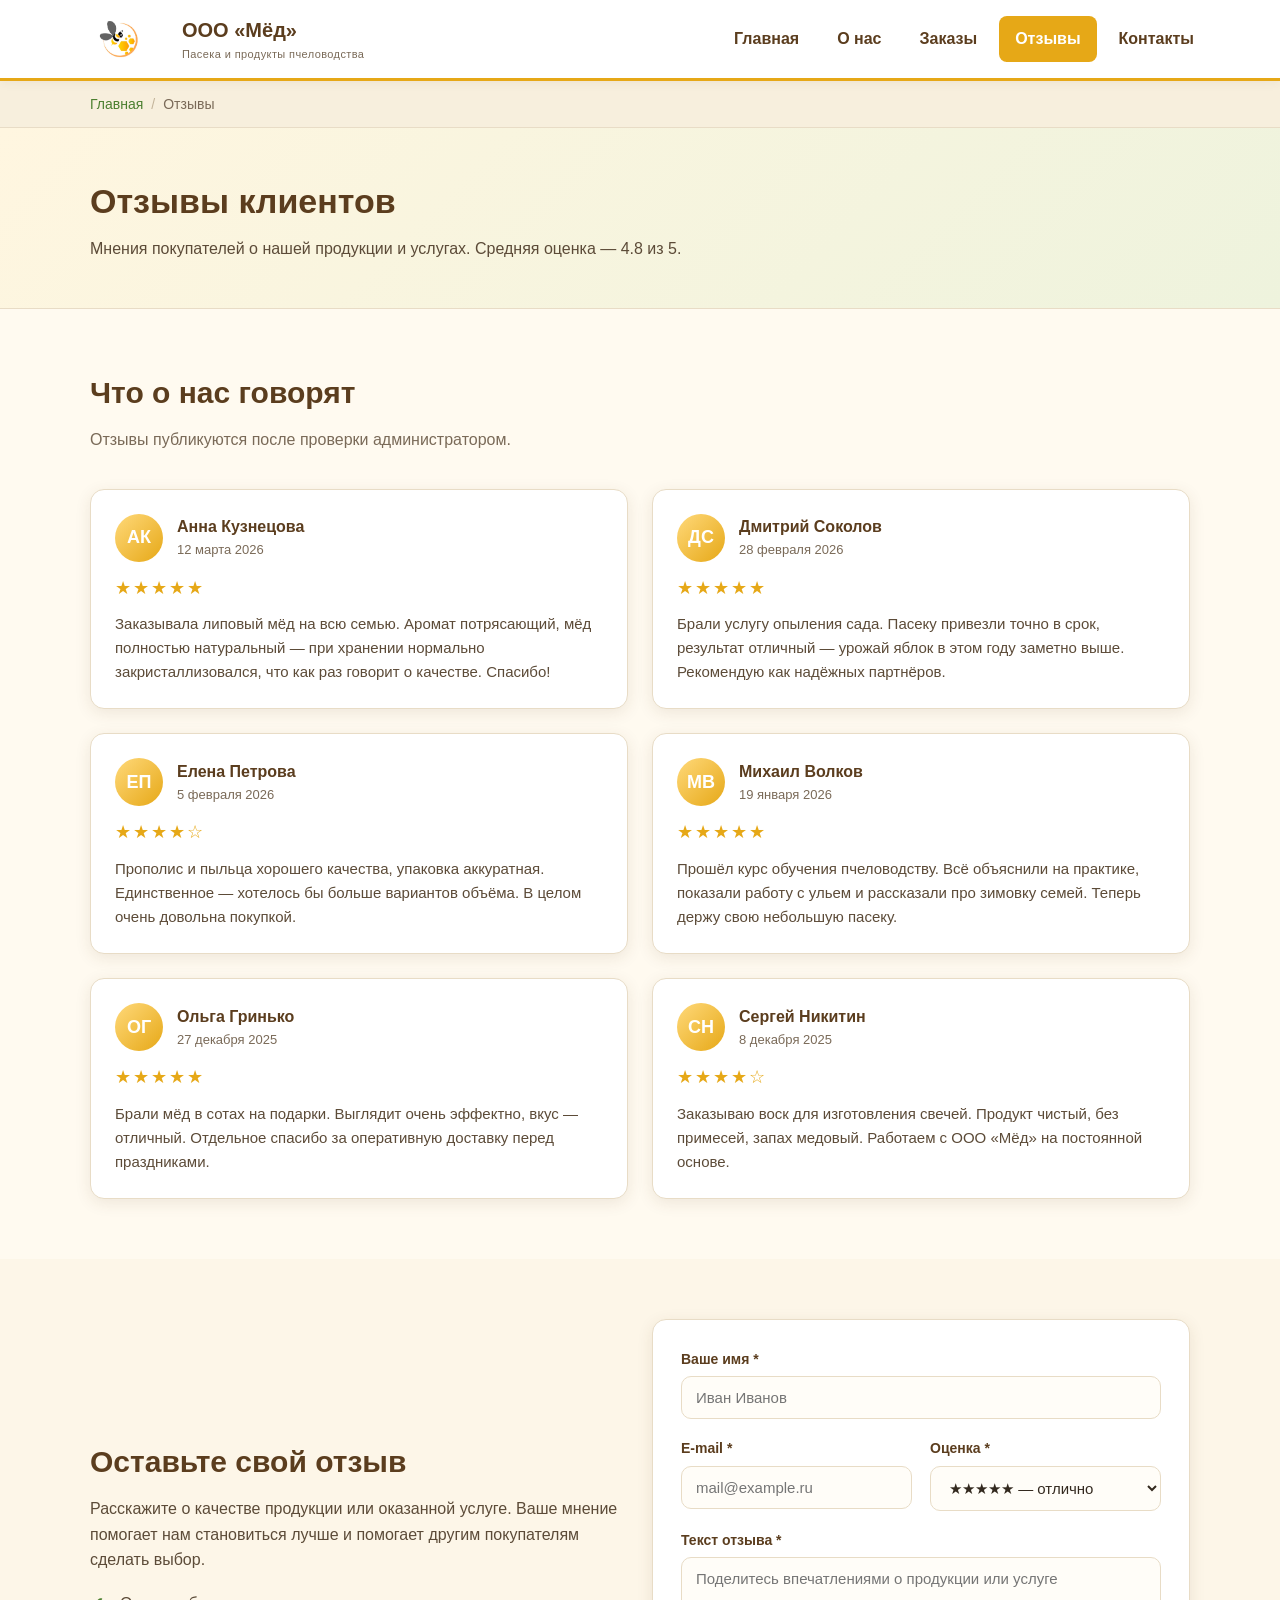
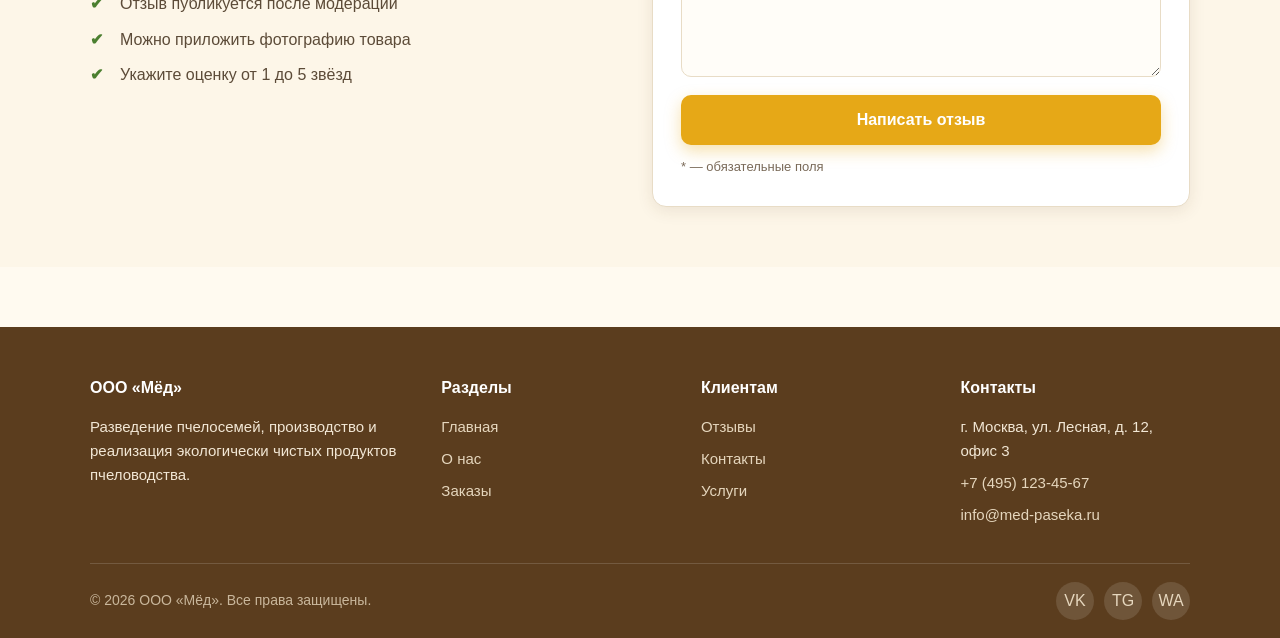
<file: reviews.html>
<!DOCTYPE html>
<html lang="ru">
<head>
  <meta charset="UTF-8">
  <meta name="viewport" content="width=device-width, initial-scale=1.0">
  <title>Отзывы — ООО «Мёд»</title>
  <link rel="stylesheet" href="Style-css/Css.css">
</head>
<body>

<header class="site-header">
  <div class="container header-inner">
    <a href="index.html" class="logo">
      <img src="images/logo/Logo.jpg" alt="Логотип ООО «Мёд»" class="logo-icon">
      <span>ООО «Мёд»<small>Пасека и продукты пчеловодства</small></span>
    </a>
    <nav class="main-nav">
      <ul>
        <li><a href="index.html">Главная</a></li>
        <li><a href="about.html">О нас</a></li>
        <li><a href="orders.html">Заказы</a></li>
        <li><a href="reviews.html" class="active">Отзывы</a></li>
        <li><a href="contacts.html">Контакты</a></li>
      </ul>
    </nav>
  </div>
</header>

<div class="breadcrumbs">
  <div class="container">
    <a href="index.html">Главная</a><span class="sep">/</span><span>Отзывы</span>
  </div>
</div>

<main>

  <section class="page-head">
    <div class="container">
      <h1>Отзывы клиентов</h1>
      <p>Мнения покупателей о нашей продукции и услугах. Средняя оценка — 4.8 из 5.</p>
    </div>
  </section>

  <section class="section">
    <div class="container">
      <h2 class="section-title">Что о нас говорят</h2>
      <p class="section-sub">Отзывы публикуются после проверки администратором.</p>

      <div class="grid grid-2">

        <article class="review">
          <div class="review-head">
            <div class="avatar">АК</div>
            <div>
              <div class="review-name">Анна Кузнецова</div>
              <div class="review-date">12 марта 2026</div>
            </div>
          </div>
          <div class="stars">★★★★★</div>
          <p>Заказывала липовый мёд на всю семью. Аромат потрясающий, мёд полностью натуральный — при хранении нормально закристаллизовался, что как раз говорит о качестве. Спасибо!</p>
        </article>

        <article class="review">
          <div class="review-head">
            <div class="avatar">ДС</div>
            <div>
              <div class="review-name">Дмитрий Соколов</div>
              <div class="review-date">28 февраля 2026</div>
            </div>
          </div>
          <div class="stars">★★★★★</div>
          <p>Брали услугу опыления сада. Пасеку привезли точно в срок, результат отличный — урожай яблок в этом году заметно выше. Рекомендую как надёжных партнёров.</p>
        </article>

        <article class="review">
          <div class="review-head">
            <div class="avatar">ЕП</div>
            <div>
              <div class="review-name">Елена Петрова</div>
              <div class="review-date">5 февраля 2026</div>
            </div>
          </div>
          <div class="stars">★★★★☆</div>
          <p>Прополис и пыльца хорошего качества, упаковка аккуратная. Единственное — хотелось бы больше вариантов объёма. В целом очень довольна покупкой.</p>
        </article>

        <article class="review">
          <div class="review-head">
            <div class="avatar">МВ</div>
            <div>
              <div class="review-name">Михаил Волков</div>
              <div class="review-date">19 января 2026</div>
            </div>
          </div>
          <div class="stars">★★★★★</div>
          <p>Прошёл курс обучения пчеловодству. Всё объяснили на практике, показали работу с ульем и рассказали про зимовку семей. Теперь держу свою небольшую пасеку.</p>
        </article>

        <article class="review">
          <div class="review-head">
            <div class="avatar">ОГ</div>
            <div>
              <div class="review-name">Ольга Гринько</div>
              <div class="review-date">27 декабря 2025</div>
            </div>
          </div>
          <div class="stars">★★★★★</div>
          <p>Брали мёд в сотах на подарки. Выглядит очень эффектно, вкус — отличный. Отдельное спасибо за оперативную доставку перед праздниками.</p>
        </article>

        <article class="review">
          <div class="review-head">
            <div class="avatar">СН</div>
            <div>
              <div class="review-name">Сергей Никитин</div>
              <div class="review-date">8 декабря 2025</div>
            </div>
          </div>
          <div class="stars">★★★★☆</div>
          <p>Заказываю воск для изготовления свечей. Продукт чистый, без примесей, запах медовый. Работаем с ООО «Мёд» на постоянной основе.</p>
        </article>

      </div>
    </div>
  </section>

  <section class="section" style="background:#fdf6e8;">
    <div class="container">
      <div class="grid grid-2" style="align-items:center;">

        <div>
          <h2 class="section-title">Оставьте свой отзыв</h2>
          <p style="color:#5c4b38;margin-bottom:18px;">
            Расскажите о качестве продукции или оказанной услуге. Ваше мнение
            помогает нам становиться лучше и помогает другим покупателям сделать выбор.
          </p>
          <ul class="list-check">
            <li>Отзыв публикуется после модерации</li>
            <li>Можно приложить фотографию товара</li>
            <li>Укажите оценку от 1 до 5 звёзд</li>
          </ul>
        </div>

        <div class="form-card">
          <form action="#" method="post">
            <div class="field">
              <label for="r-name">Ваше имя *</label>
              <input type="text" id="r-name" name="name" required placeholder="Иван Иванов">
            </div>
            <div class="form-row">
              <div class="field">
                <label for="r-email">E-mail *</label>
                <input type="email" id="r-email" name="email" required placeholder="mail@example.ru">
              </div>
              <div class="field">
                <label for="r-rate">Оценка *</label>
                <select id="r-rate" name="rate" required>
                  <option value="5">★★★★★ — отлично</option>
                  <option value="4">★★★★☆ — хорошо</option>
                  <option value="3">★★★☆☆ — нормально</option>
                  <option value="2">★★☆☆☆ — плохо</option>
                  <option value="1">★☆☆☆☆ — очень плохо</option>
                </select>
              </div>
            </div>
            <div class="field">
              <label for="r-text">Текст отзыва *</label>
              <textarea id="r-text" name="text" required placeholder="Поделитесь впечатлениями о продукции или услуге"></textarea>
            </div>
            <button type="submit" class="btn btn-primary btn-block">Написать отзыв</button>
            <p class="hint" style="margin-top:12px;">* — обязательные поля</p>
          </form>
        </div>

      </div>
    </div>
  </section>

</main>

<footer class="site-footer">
  <div class="container">
    <div class="footer-grid">
      <div>
        <h4>ООО «Мёд»</h4>
        <p style="font-size:15px;">Разведение пчелосемей, производство и реализация экологически чистых продуктов пчеловодства.</p>
      </div>
      <div>
        <h4>Разделы</h4>
        <ul class="footer-links">
          <li><a href="index.html">Главная</a></li>
          <li><a href="about.html">О нас</a></li>
          <li><a href="orders.html">Заказы</a></li>
        </ul>
      </div>
      <div>
        <h4>Клиентам</h4>
        <ul class="footer-links">
          <li><a href="reviews.html">Отзывы</a></li>
          <li><a href="contacts.html">Контакты</a></li>
          <li><a href="orders.html">Услуги</a></li>
        </ul>
      </div>
      <div>
        <h4>Контакты</h4>
        <ul class="footer-links">
          <li>г. Москва, ул. Лесная, д. 12, офис 3</li>
          <li><a href="tel:+74951234567">+7 (495) 123-45-67</a></li>
          <li><a href="mailto:info@med-paseka.ru">info@med-paseka.ru</a></li>
        </ul>
      </div>
    </div>
    <div class="footer-bottom">
      <span>© 2026 ООО «Мёд». Все права защищены.</span>
      <div class="socials">
        <a href="#" title="ВКонтакте">VK</a>
        <a href="#" title="Telegram">TG</a>
        <a href="#" title="WhatsApp">WA</a>
      </div>
    </div>
  </div>
</footer>

</body>
</html>
</file>
<file: Style-css/Css.css>
/*Переменные цветов*/
:root{
  --honey:#e6a817;
  --honey-light:#ffd97a;
  --honey-dark:#c1860a;
  --green:#4b7f2f;
  --green-dark:#35591f;
  --brown:#5b3d1e;
  --cream:#fffaf0;
  --text:#33291f;
  --muted:#7a6a58;
  --border:#e8dcc6;
  --radius:14px;
  --shadow:0 4px 16px rgba(91,61,30,.10);
  --shadow-hover:0 10px 26px rgba(91,61,30,.18);
}

*{margin:0;padding:0;box-sizing:border-box;}
html{scroll-behavior:smooth;}
body{
  font-family:"Segoe UI",Tahoma,Geneva,Verdana,sans-serif;
  background:var(--cream);
  color:var(--text);
  line-height:1.6;
  font-size:16px;
}
img{max-width:100%;display:block;}
a{color:inherit;text-decoration:none;}
.container{max-width:1140px;margin:0 auto;padding:0 20px;}

/*Шапка*/
.site-header{
  background:#fff;
  border-bottom:3px solid var(--honey);
  position:sticky;top:0;z-index:100;
  box-shadow:0 2px 10px rgba(91,61,30,.06);
}
.header-inner{
  display:flex;align-items:center;justify-content:space-between;
  gap:20px;padding:14px 0;flex-wrap:wrap;
}
.logo{display:flex;align-items:center;gap:12px;font-weight:700;font-size:20px;color:var(--brown);}
.logo-icon{
  width:100px;
  height:44px;
  border-radius:50%;
  object-fit:cover;
  flex-shrink:0;
}
.logo small{display:block;font-size:11px;font-weight:400;color:var(--muted);letter-spacing:.4px;}

.main-nav ul{display:flex;gap:6px;list-style:none;flex-wrap:wrap;}
.main-nav a{
  display:block;padding:10px 16px;border-radius:8px;
  font-weight:600;color:var(--brown);transition:.25s;
}
.main-nav a:hover{background:#fff4dd;color:var(--honey-dark);}
.main-nav a.active{background:var(--honey);color:#fff;}

/*Батаны*/
.btn{
  display:inline-block;padding:14px 28px;border-radius:10px;
  font-weight:700;font-size:16px;border:2px solid transparent;
  cursor:pointer;transition:.25s;text-align:center;font-family:inherit;
}
.btn-primary{background:var(--honey);color:#fff;box-shadow:0 6px 16px rgba(230,168,23,.35);}
.btn-primary:hover{background:var(--honey-dark);transform:translateY(-2px);}
.btn-outline{border-color:var(--green);color:var(--green);}
.btn-outline:hover{background:var(--green);color:#fff;transform:translateY(-2px);}
.btn-green{background:var(--green);color:#fff;}
.btn-green:hover{background:var(--green-dark);transform:translateY(-2px);}
.btn-light{background:#fff;color:var(--green-dark);}
.btn-light:hover{background:#fff4dd;transform:translateY(-2px);}
.btn-block{display:block;width:100%;}

/*Банер*/
.hero{
  background:linear-gradient(135deg,#fff6e0 0%,#fdf0cf 45%,#eef3dd 100%);
  padding:70px 0;overflow:hidden;
}
.hero-inner{display:grid;grid-template-columns:1.15fr .85fr;gap:40px;align-items:center;}
.hero h1{font-size:40px;line-height:1.2;color:var(--brown);margin-bottom:18px;}
.hero h1 span{color:var(--honey-dark);}
.hero p{font-size:17px;color:#5c4b38;margin-bottom:26px;max-width:560px;}
.hero-actions{display:flex;gap:14px;flex-wrap:wrap;}

.hero-art {
  height: 280px;
  border-radius: 24px;
  overflow: hidden;
  box-shadow: var(--shadow);
}
.hero-art img {
  width: 100%;
  height: 100%;
  object-fit: cover;
  display: block;
}
.section{padding:60px 0;}
.section-title{font-size:30px;color:var(--brown);margin-bottom:10px;}
.section-sub{color:var(--muted);margin-bottom:36px;max-width:720px;}
.text-center{text-align:center;}
.text-center .section-sub{margin-left:auto;margin-right:auto;}
.breadcrumbs{
  background:#f7efdd;border-bottom:1px solid var(--border);
  padding:12px 0;font-size:14px;color:var(--muted);
}
.breadcrumbs a{color:var(--green);}
.breadcrumbs a:hover{text-decoration:underline;}
.breadcrumbs .sep{margin:0 8px;color:#c3b49a;}

/*Заголовки*/
.page-head{
  background:linear-gradient(135deg,#fff6e0,#eef3dd);
  padding:46px 0;border-bottom:1px solid var(--border);
}
.page-head h1{font-size:34px;color:var(--brown);margin-bottom:8px;}
.page-head p{color:#5c4b38;max-width:780px;}

.grid{display:grid;gap:24px;}
.grid-4{grid-template-columns:repeat(4,1fr);}
.grid-3{grid-template-columns:repeat(3,1fr);}
.grid-2{grid-template-columns:repeat(2,1fr);}

/*Карточки-товары*/
.card{
  background:#fff;border:1px solid var(--border);border-radius:var(--radius);
  padding:26px;box-shadow:var(--shadow);transition:.25s;
  display:flex;flex-direction:column;
}
.card:hover{box-shadow:var(--shadow-hover);transform:translateY(-4px);}
.card h3{color:var(--brown);font-size:19px;margin-bottom:8px;}
.card p{color:var(--muted);font-size:15px;}

/*Иконки*/
.feature-icon {
  width: 200px;
  height: 100px;
  border-radius: 14px;
  overflow: hidden;
  margin-bottom: 16px;
  flex-shrink: 0;
  background: #fff4dd;
  
}
.feature-icon-1 {
  width: 300px;
  height: 130px;
  border-radius: 14px;
  overflow: hidden;
  margin-bottom: 16px;
  flex-shrink: 0;
  background: #fff4dd;
}

.feature-icon-2 {
  width: 200px;
  height: 300px;
  border-radius: 14px;
  overflow: hidden;
  margin-bottom: 16px;
  flex-shrink: 0;
  background: #fff4dd;

}
  
.feature-icon img {
  width: 100%;
  height: 100%;
  object-fit: cover;
  display: block;
}
.card.text-center .feature-icon {
  margin-left: auto;
  margin-right: auto;
}

.card > h3:first-child { margin-top: 0; }

/*Карточка в заказах*/
.product{
  background:#fff;border:1px solid var(--border);border-radius:var(--radius);
  overflow:hidden;box-shadow:var(--shadow);display:flex;flex-direction:column;transition:.25s;
}
.product:hover{transform:translateY(-4px);box-shadow:var(--shadow-hover);}
.product-img {
  height: 300px;
  overflow: hidden;
  background: linear-gradient(135deg,#fff2d2,#f7e3ae);
}
.product-img img {
  width: 100%;
  height: 100%;
  object-fit: cover;
  display: block;
  transition: transform .35s;
}
.product:hover .product-img img { transform: scale(1.05); }
.product-body{padding:18px 20px 22px;display:flex;flex-direction:column;gap:8px;flex:1;}
.product-body h3{font-size:18px;color:var(--brown);}
.product-body p{font-size:14px;color:var(--muted);flex:1;}
.price{font-size:20px;font-weight:700;color:var(--honey-dark);}
.badge{
  display:inline-block;background:#eaf3e0;color:var(--green-dark);
  font-size:12px;font-weight:700;padding:4px 10px;border-radius:20px;
  text-transform:uppercase;letter-spacing:.4px;align-self:flex-start;
}

/*Формы заполнения*/
.form-card{
  background:#fff;border:1px solid var(--border);border-radius:var(--radius);
  padding:28px;box-shadow:var(--shadow);
}
.form-row{display:grid;grid-template-columns:1fr 1fr;gap:18px;}
.field{margin-bottom:18px;display:flex;flex-direction:column;gap:6px;}
.field label{font-weight:600;font-size:14px;color:var(--brown);}
.field input,.field select,.field textarea{
  font-family:inherit;font-size:15px;padding:12px 14px;
  border:1px solid var(--border);border-radius:10px;
  background:#fffdf8;color:var(--text);transition:.2s;
}
.field input:focus,.field select:focus,.field textarea:focus{
  outline:none;border-color:var(--honey);
  box-shadow:0 0 0 3px rgba(230,168,23,.18);
}
.field textarea{resize:vertical;min-height:120px;}
.hint{font-size:13px;color:var(--muted);}
.list-check{list-style:none;display:flex;flex-direction:column;gap:10px;}
.list-check li{position:relative;padding-left:30px;color:#5c4b38;}
.list-check li::before{content:"✔";position:absolute;left:0;top:0;color:var(--green);font-weight:700;}
.cart-item{
  display:flex;justify-content:space-between;align-items:center;gap:12px;
  padding:12px 0;border-bottom:1px dashed var(--border);font-size:15px;
}
.cart-total{
  display:flex;justify-content:space-between;font-weight:700;font-size:18px;
  color:var(--brown);padding-top:14px;
}

/*Оформления отзывов*/
.review{
  background:#fff;border:1px solid var(--border);border-radius:var(--radius);
  padding:24px;box-shadow:var(--shadow);
}
.review-head{display:flex;align-items:center;gap:14px;margin-bottom:12px;}
.avatar {
  width:48px;
  height:48px;
  border-radius:50%;
  overflow:hidden;
  flex:0 0 auto;
  background:linear-gradient(135deg,var(--honey-light),var(--honey));
  display:grid;
  place-items:center;
  font-weight:700;
  color:#fff;
  font-size:18px;
}
.avatar img {
  width:100%;
  height:100%;
  object-fit:cover;
  display:block;
}
.review-name{font-weight:700;color:var(--brown);}
.review-date{font-size:13px;color:var(--muted);}
.stars{color:var(--honey);font-size:18px;letter-spacing:2px;margin-bottom:10px;}
.review p{color:#5c4b38;font-size:15px;}

/*Контакты*/
.contact-list{list-style:none;display:flex;flex-direction:column;gap:18px;}
.contact-list li{display:flex;gap:14px;align-items:flex-start;}
.contact-ico {
  width:44px;
  height:44px;
  border-radius:12px;
  overflow:hidden;
  flex:0 0 auto;
  background:#fff4dd;
  display:grid;
  place-items:center;
  font-size:20px;
}
.contact-ico img {
  width:100%;
  height:100%;
  object-fit:cover;
  display:block;
}
.contact-list strong{display:block;color:var(--brown);}
.contact-list a{color:var(--green);}
.contact-list a:hover{text-decoration:underline;}

.map{
  height:420px;border-radius:var(--radius);border:1px solid var(--border);
  display:grid;place-items:center;text-align:center;;color:var(--muted);
  background:repeating-linear-gradient(45deg,#f2ead8,#f2ead8 12px,#ece2cc 12px,#ece2cc 24px);
}
.map iframe{width:105%;height:450px;border:0;border-radius:var(--radius);}
.cta{
  background:linear-gradient(135deg,var(--green),var(--green-dark));
  color:#fff;border-radius:var(--radius);padding:40px;
  display:flex;justify-content:space-between;align-items:center;
  gap:24px;flex-wrap:wrap;
}
.cta h2{font-size:26px;margin-bottom:6px;}
.cta p{color:#dfeccf;}

/*Footer*/
.site-footer{background:var(--brown);color:#f2e7d5;margin-top:60px;padding:48px 0 0;}
.footer-grid{display:grid;grid-template-columns:1.4fr 1fr 1fr 1fr;gap:30px;}
.site-footer h4{color:#fff;font-size:16px;margin-bottom:14px;}
.site-footer a{color:#e5d6bd;}
.site-footer a:hover{color:var(--honey-light);}
.footer-links{list-style:none;display:flex;flex-direction:column;gap:8px;font-size:15px;}
.footer-bottom{
  border-top:1px solid rgba(255,255,255,.15);margin-top:36px;padding:18px 0;
  font-size:14px;color:#c9b79c;display:flex;justify-content:space-between;
  gap:10px;flex-wrap:wrap;align-items:center;
}
.socials{display:flex;gap:10px;}
.socials a{
  width:38px;height:38px;border-radius:50%;background:rgba(255,255,255,.12);
  display:grid;place-items:center;font-size:16px;transition:.25s;
}
.socials a:hover{background:var(--honey);}
@media (max-width:980px){
  .hero-inner{grid-template-columns:1fr;}
  .hero-art{height:220px;}
  .grid-4{grid-template-columns:repeat(2,1fr);}
  .grid-3{grid-template-columns:repeat(2,1fr);}
  .footer-grid{grid-template-columns:1fr 1fr;}
}
@media (max-width:640px){
  .grid-4,.grid-3,.grid-2,.form-row{grid-template-columns:1fr;}
  .hero h1{font-size:30px;}
  .section{padding:40px 0;}
  .section-title{font-size:24px;}
  .page-head h1{font-size:26px;}
  .main-nav a{padding:8px 10px;font-size:14px;}
  .header-inner{justify-content:center;text-align:center;}
  .footer-grid{grid-template-columns:1fr;}
  .cta{padding:28px;text-align:center;justify-content:center;}
  .product-img{height:220px;}
}
</file>
